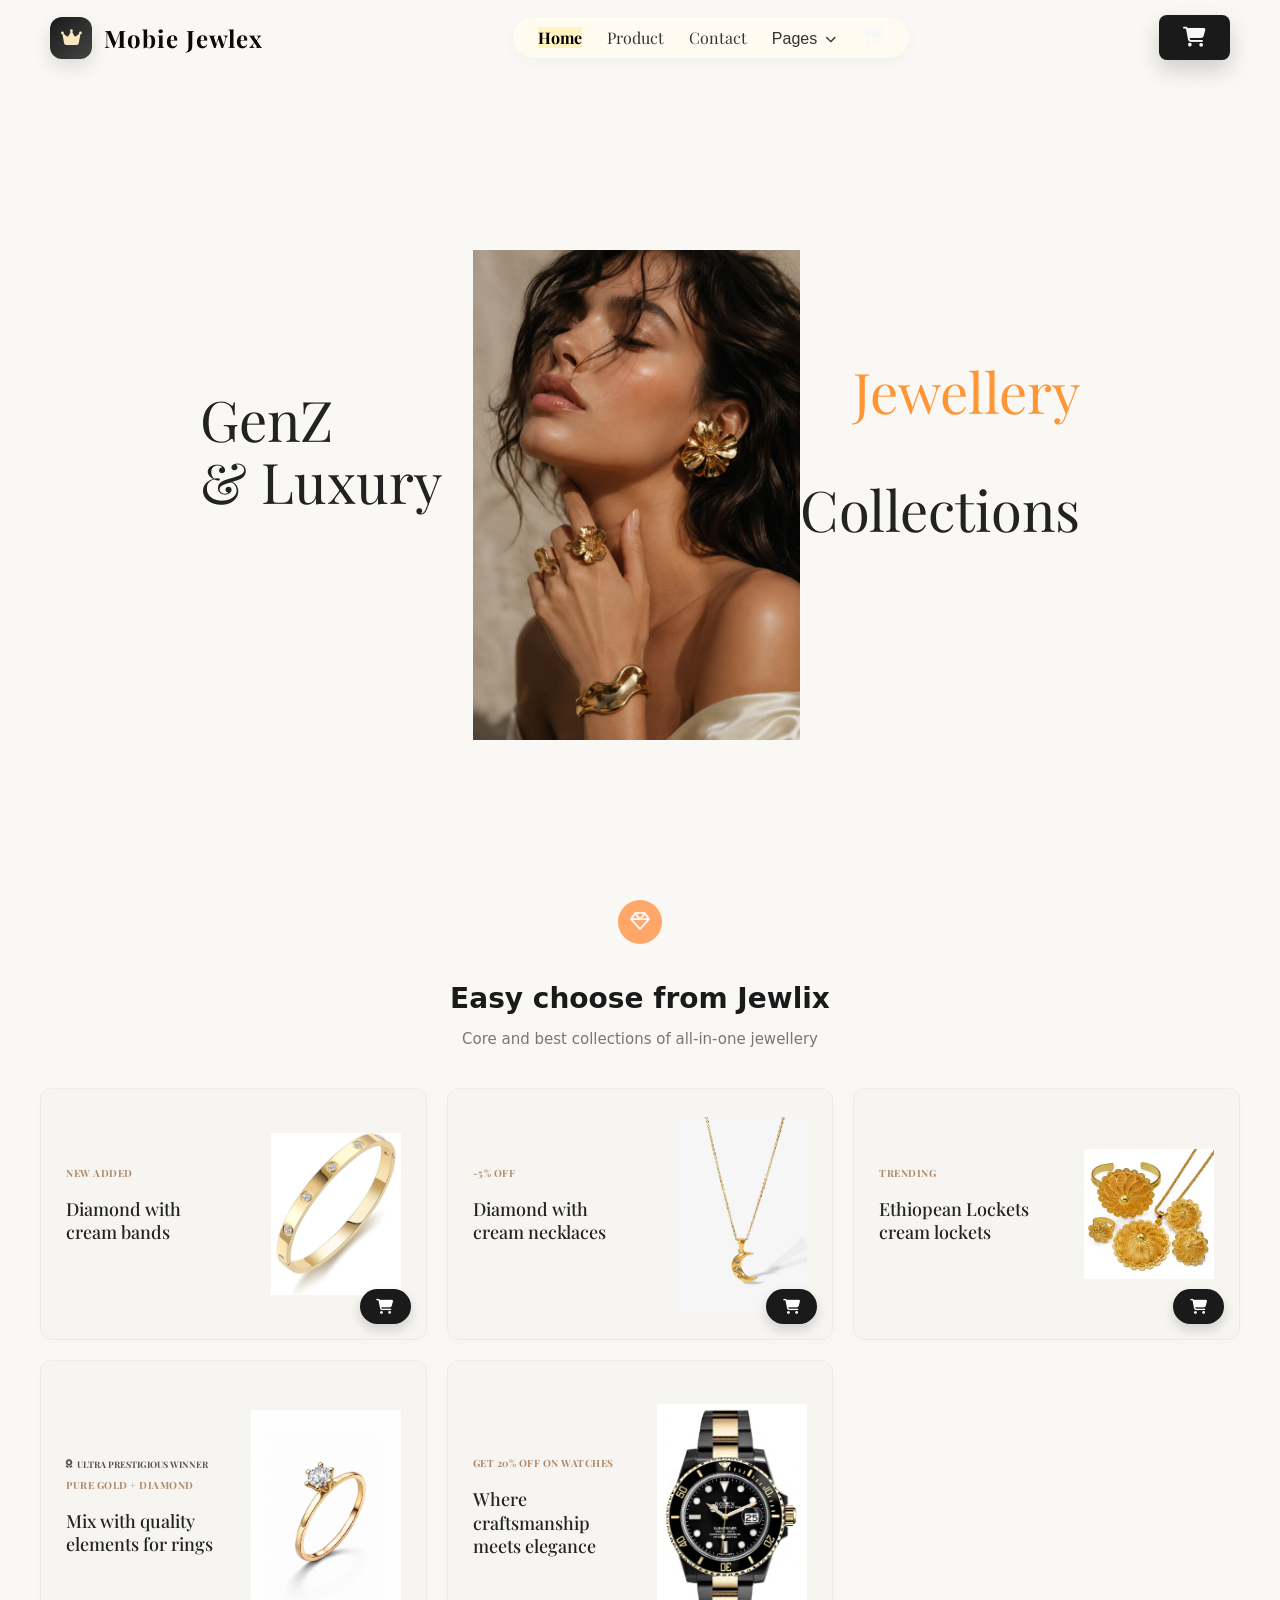
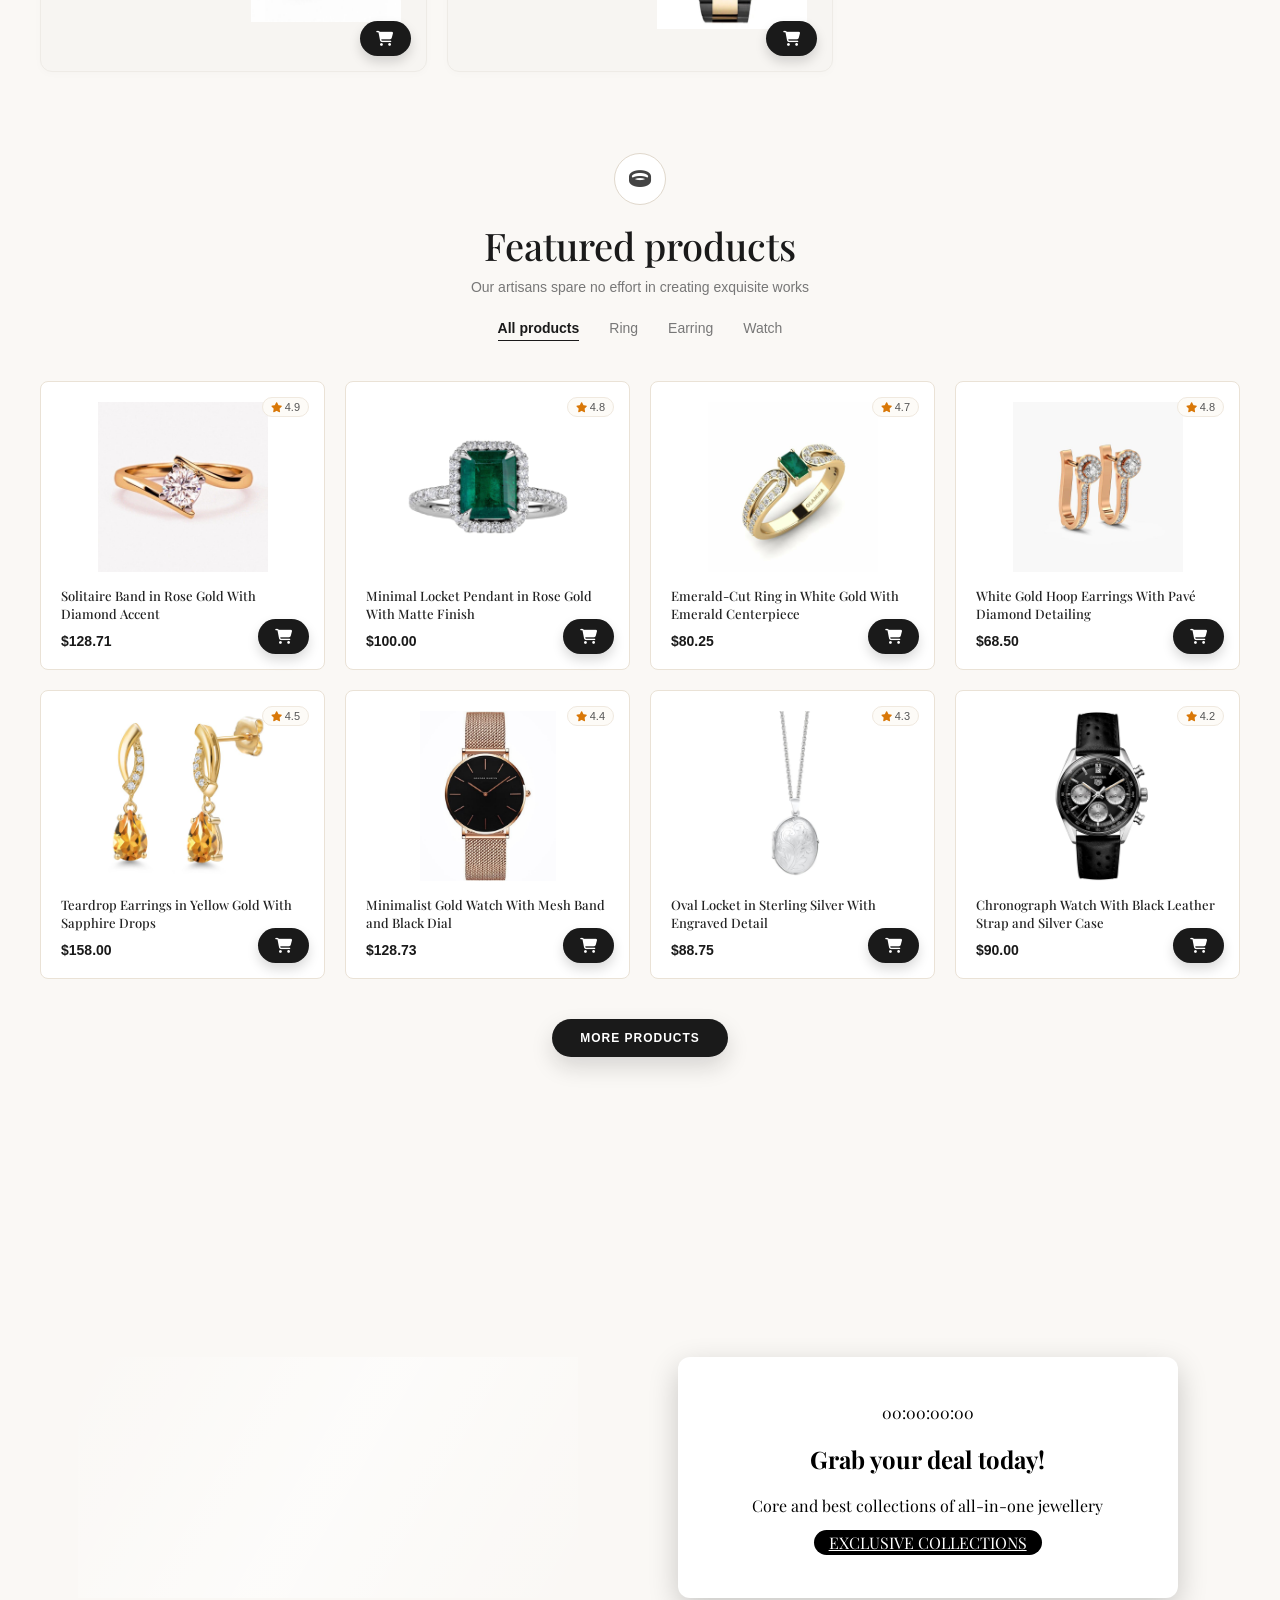
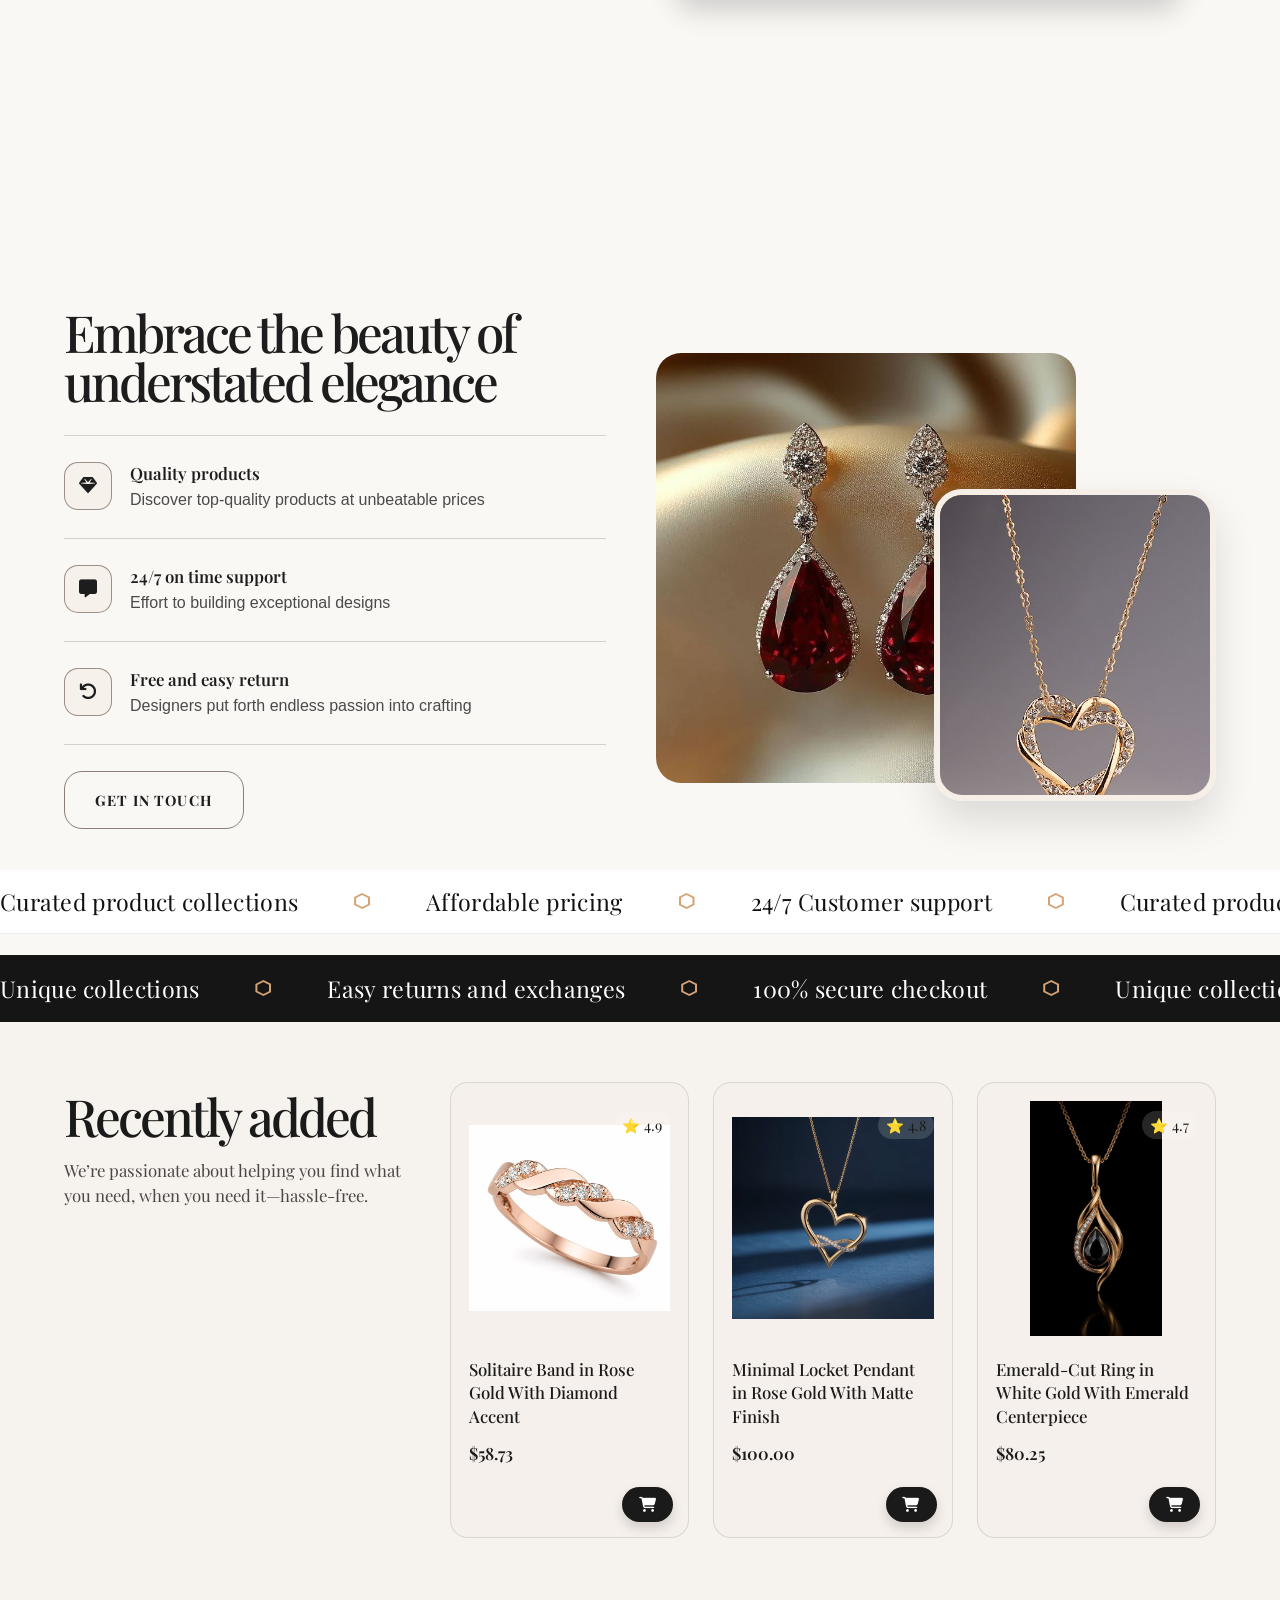
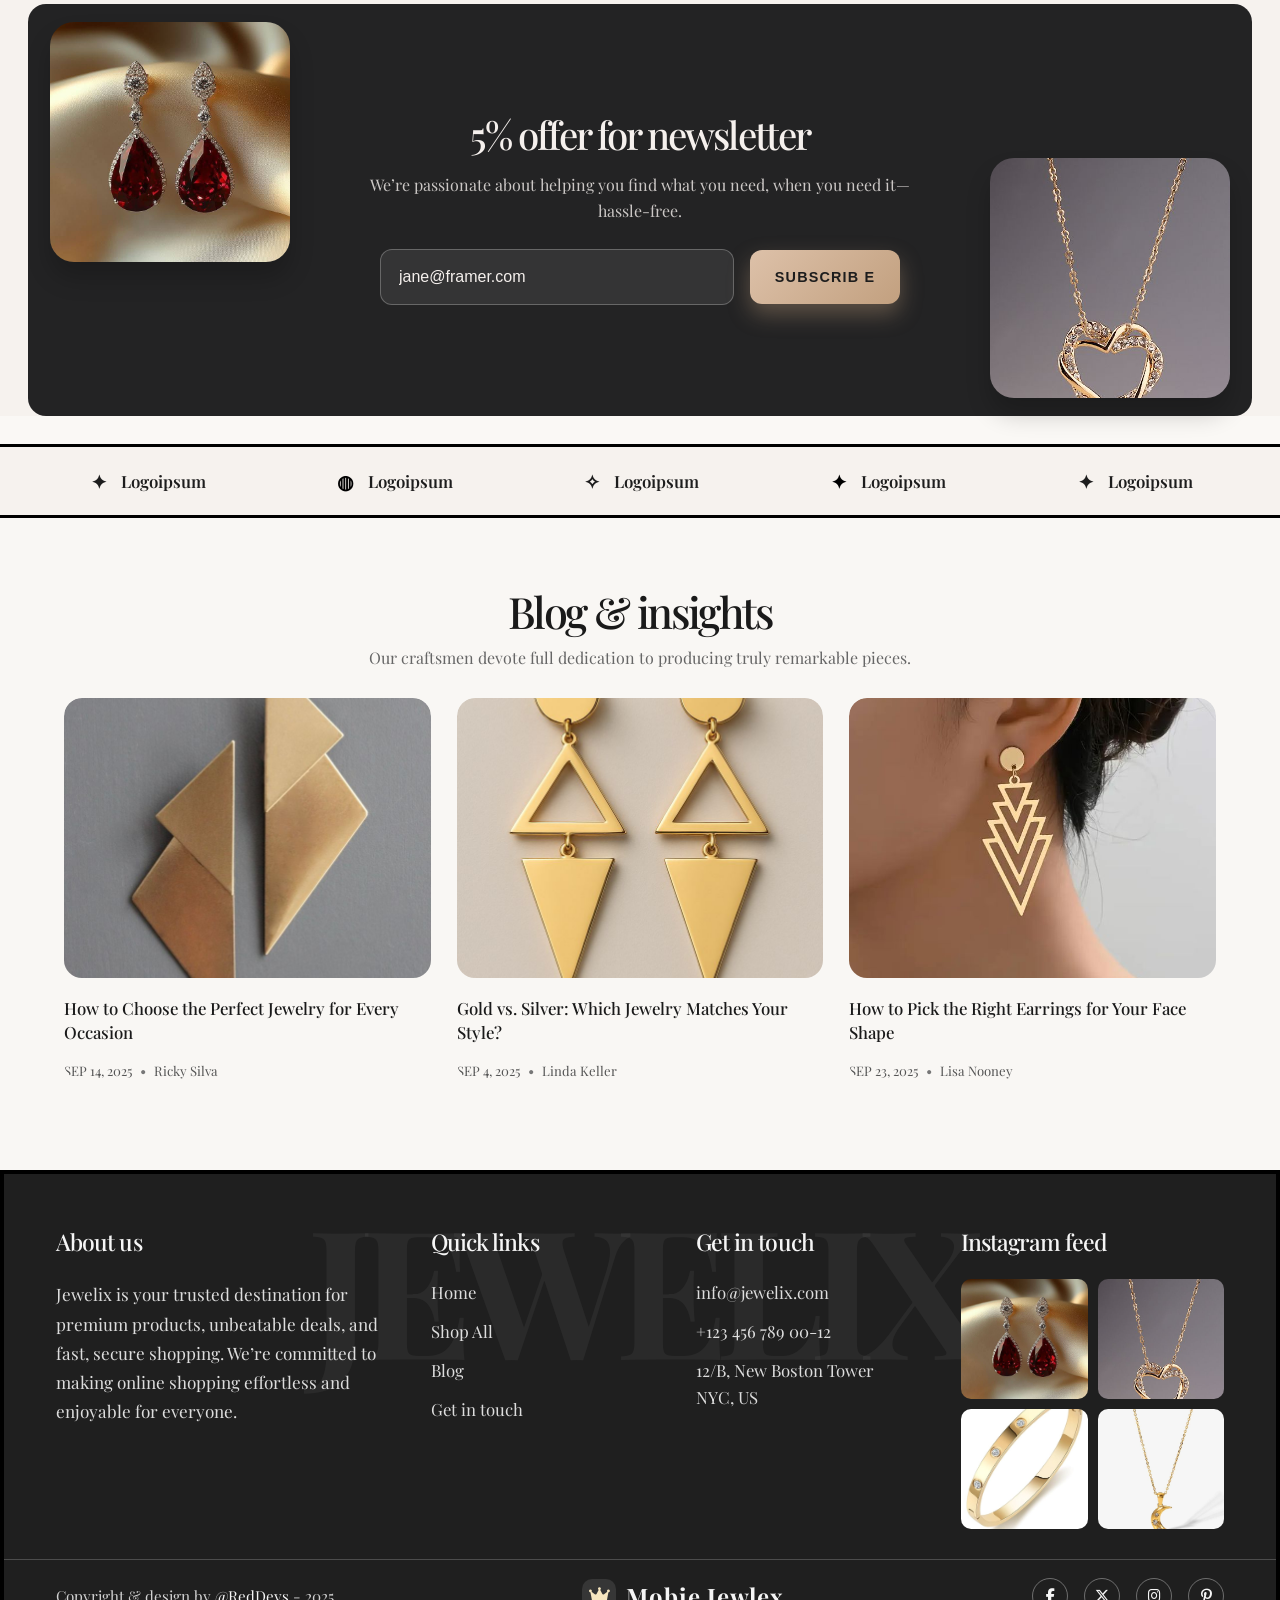
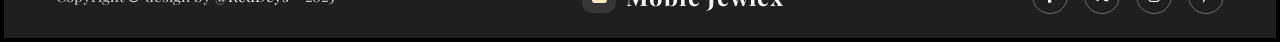
<file: index.html>
<!DOCTYPE html>
<html lang="en">
<head>
    <meta charset="UTF-8">
    <meta name="viewport" content="width=device-width, initial-scale=1.0">
    <title>Jewelry Website</title>
    <script src="index.js" defer></script>
    <link rel="stylesheet" href="index.css">
    <link rel="stylesheet" href="https://cdnjs.cloudflare.com/ajax/libs/font-awesome/6.7.2/css/all.min.css">
    <link href="https://fonts.googleapis.com/css2?family=Playfair+Display:ital,wght@0,400;0,600;1,400&display=swap" rel="stylesheet">
</head>
<body>

    <nav class="Navbar">
        <div class="logo">
            <div class="logo-mark" aria-label="Mobie Jewlex logo">
                <i class="fa-solid fa-crown"></i>
            </div>
            <h1>Mobie Jewlex</h1>
        </div>
        <ul>
            <li><a href="index.html" id="homo"><b>Home</b></a></li>
            <li><a href="product.html">Product</a></li>
            <li><a href="contact.html">Contact</a></li>
            <li class="nav-dropdown">
                <details>
                    <summary>
                        Pages
                        <i class="fa-solid fa-chevron-down"></i>
                    </summary>
                    <div class="dropdown-menu">
                        <a href="index.html">Home</a>
                        <a href="product.html">Product</a>
                        <a href="contact.html">Contact</a>
                        <a href="cart.html">Cart</a>
                        <a href="blog.html">Blog</a>
                        <a href="404.html">404</a>
                    </div>
                </details>
            </li>
            <li><a href="cart.html"><i class="fa-solid fa-cart-shopping" id="oo"></i></a></li>
        </ul>
        <a href="#" class="shop-now-btn"><i class="fa-solid fa-cart-shopping" id="oo"></i></a>
    </nav>

    <section class="hero">
        <div class="hero-title-left">
            GenZ<br>&AMP; Luxury
        </div>
        
        <div class="hero-image-container">
            <img src="image Jewelry/Jewelry1.jpg" alt="Jewelry Model" class="hero-image">
        </div>

        <div class="hero-title-right">
           <p id="pp">Jewellery</p><p>Collections</p>
        </div>

    </section>
    <section class="Jewlex-container">
        <div class="header-Jewlex">
            <i class="fa-sharp fa-regular fa-gem"></i>
            <h1>Easy choose from Jewlix</h1>
            <p>Core and best collections of all-in-one jewellery</p>
        </div>

        <secti class="Jewlex-container-1">
            
            <div class="Jewlex-card card-small">
                <div class="card-content">
                    <span class="badge">NEW ADDED</span>
                    <h3>Diamond with<br>cream bands</h3>
             <a href="product.html"><span class="collections-btn"><i class="fa-solid fa-cart-shopping"></i></span></a>

                </div>
                <div class="card-image">
                    <img src="image Jewelry/Bracelet1.jpg" alt="Diamond Bracelet">
                </div>
            </div>

            <div class="Jewlex-card card-small">
                <div class="card-content">
                    <span class="badge">-5% OFF</span>
                    <h3>Diamond with<br>cream necklaces</h3>
             <a href="product.html"><span class="collections-btn"><i class="fa-solid fa-cart-shopping"></i></span></a>

                </div>
                <div class="card-image">
                    <img src="image Jewelry/MoonNecklace.jpg" alt="Diamond Necklace">
                </div>
            </div>

            <div class="Jewlex-card card-small">
                <div class="card-content">
                    <span class="badge">TRENDING</span>
                    <h3>Ethiopean Lockets<br>cream lockets</h3>
             <a href="product.html"><span class="collections-btn"><i class="fa-solid fa-cart-shopping"></i></span></a>

                </div>
                <div class="card-image">
                    <img src="image Jewelry/EthiopeanLockets.jpg" alt="Diamond Locket">
                </div>
            </div>

            <div class="Jewlex-card card-large">
                <div class="card-content">
                    <div class="award-text">
                        <i class="fa-solid fa-award"></i> <span>ULTRA PRESTIGIOUS WINNER</span>
                    </div>
                    <span class="badge">PURE GOLD + DIAMOND</span>
                    <h3>Mix with quality<br>elements for rings</h3>
             <a href="product.html"><span class="collections-btn"><i class="fa-solid fa-cart-shopping"></i></span></a>

                </div>
                <div class="card-image">
                    <img src="image Jewelry/Ring.jpg" alt="Gold Diamond Ring">
                </div>
            </div>

             <div class="Jewlex-card card-large">
                <div class="card-content">
                    <span class="badge">GET 20% OFF ON WATCHES</span>
                    <h3>Where craftsmanship<br>meets elegance</h3>

             <a href="product.html"><span class="collections-btn"><i class="fa-solid fa-cart-shopping"></i></span></a>
                </div>
                <div class="card-image">
                    <img src="image Jewelry/Dreamwatch.jpg" alt="Luxury Watch">
                </div>
            </div>

        </div>
    </section>
    <br>
<section class="Product-container">

        <div class="Product-Header">
            <span id="uu"><i class="fa-solid fa-ring"></i></span>
            <h1>Featured products</h1>
            <p>Our artisans spare no effort in creating exquisite works</p>

            <ul class="Product-tabs">
                <li class="tab active">All products</li>
                <li class="tab">Ring</li>
                <li class="tab">Earring</li>
                <li class="tab">Watch</li>
            </ul>
        </div>

        <div class="Product-grid">

            <div class="Product-card" data-category="ring">
                <span class="rating"><i class="fa-solid fa-star"></i> 4.9</span>
                <div class="Product-image" >
                    <img src="image Jewelry/Solitaire.jpg" alt="Solitaire Band">
                </div>
                <h3>Solitaire Band in Rose Gold With Diamond Accent</h3>
                <p class="price">$128.71</p>
                <a href="product.html"><span class="collections-btn"><i class="fa-solid fa-cart-shopping"></i></span></a>

            </div>

            <div class="Product-card"data-category="ring">
                <span class="rating"><i class="fa-solid fa-star"></i> 4.8</span>
                <div class="Product-image" >
                    <img src="image Jewelry/GreenRing.jpg" alt="Minimal Locket">
                </div>
                <h3>Minimal Locket Pendant in Rose Gold With Matte Finish</h3>
                <p class="price">$100.00</p>
                <a href="product.html"><span class="collections-btn"><i class="fa-solid fa-cart-shopping"></i></span></a>

            </div>

            <div class="Product-card" data-category="ring">
                <span class="rating"><i class="fa-solid fa-star"></i> 4.7</span>
                <div class="Product-image" >
                    <img src="image Jewelry/Ring1.jpg" alt="Emerald-Cut Ring">
                </div>
                <h3>Emerald-Cut Ring in White Gold With Emerald Centerpiece</h3>
                <p class="price">$80.25</p>
                <a href="product.html"><span class="collections-btn"><i class="fa-solid fa-cart-shopping"></i></span></a>

            </div>

            <div class="Product-card" data-category="earring">
                <span class="rating"><i class="fa-solid fa-star"></i> 4.8</span>
                <div class="Product-image" >
                    <img src="image Jewelry/GoldenEar1.jpg" alt="Hoop Earrings">
                </div>
                <h3>White Gold Hoop Earrings With Pavé Diamond Detailing</h3>
                <p class="price">$68.50</p>
                <a href="product.html"><span class="collections-btn"><i class="fa-solid fa-cart-shopping"></i></span></a>

            </div>

            <div class="Product-card" data-category="earring">
                <span class="rating"><i class="fa-solid fa-star"></i> 4.5</span>
                <div class="Product-image" >
                    <img src="image Jewelry/GoldenEar.jpg" alt="Teardrop Earrings">
                </div>
                <h3>Teardrop Earrings in Yellow Gold With Sapphire Drops</h3>
                <p class="price">$158.00</p>
                <a href="product.html"><span class="collections-btn"><i class="fa-solid fa-cart-shopping"></i></span></a>

            </div>

            <div class="Product-card" data-category="watch">
                <span class="rating"><i class="fa-solid fa-star"></i> 4.4</span>
                <div class="Product-image" >
                    <img src="image Jewelry/wacth2.jpg" alt="Minimalist Gold Watch">
                </div>
                <h3>Minimalist Gold Watch With Mesh Band and Black Dial</h3>
                <p class="price">$128.73</p>
                <a href="product.html"><span class="collections-btn"><i class="fa-solid fa-cart-shopping"></i></span></a>

            </div>

            <div class="Product-card" data-category="watch">
                <span class="rating"><i class="fa-solid fa-star"></i> 4.3</span>
                <div class="Product-image" >
                    <img src="image Jewelry/silverhand.jpg" alt="Oval Locket">
                </div>
                <h3>Oval Locket in Sterling Silver With Engraved Detail</h3>
                <p class="price">$88.75</p>
                <a href="product.html"><span class="collections-btn"><i class="fa-solid fa-cart-shopping"></i></span></a>

            </div>

            <div class="Product-card" data-category="watch">
                <span class="rating"><i class="fa-solid fa-star"></i> 4.2</span>
                <div class="Product-image">
                    <img src="image Jewelry/Wacth1.jpg" alt="Chronograph Watch">
                </div>
                <h3>Chronograph Watch With Black Leather Strap and Silver Case</h3>
                <p class="price">$90.00</p>
                <a href="product.html"><span class="collections-btn"><i class="fa-solid fa-cart-shopping"></i></span></a>

            </div>

        </div>

        <div class="Product-more">
         <a href="product.html"><button>MORE PRODUCTS</button></a>
        </div>

    </section>
  <section class="promo-video-section">
    <video autoplay muted loop playsinline class="section-video">
        <source src="media/Jewellry1.mp4" type="video/mp4">
        Your browser does not support HTML5 video.
    </video>

    <div class="deal-card">
        <div class="countdown-timer">00:00:00:00</div>
        <h2>Grab your deal today!</h2>
        <p>Core and best collections of all-in-one jewellery</p>
        <a href="#" class="exclusive-btn">EXCLUSIVE COLLECTIONS</a>
    </div>
</section>
<br>
<section class="jewelry-showcase">
    <div class="showcase-text">
        <h2>Embrace the beauty of<br><span>understated elegance</span></h2>

        <div class="feature-list">
            <div class="feature">
                <div class="feature-icon"><i class="fa-solid fa-gem"></i></div>
                <div class="feature-copy">
                    <strong>Quality products</strong>
                    <p>Discover top-quality products at unbeatable prices</p>
                </div>
            </div>

            <div class="feature">
                <div class="feature-icon"><i class="fa-solid fa-message"></i></div>
                <div class="feature-copy">
                    <strong>24/7 on time support</strong>
                    <p>Effort to building exceptional designs</p>
                </div>
            </div>

            <div class="feature">
                <div class="feature-icon"><i class="fa-solid fa-arrow-rotate-left"></i></div>
                <div class="feature-copy">
                    <strong>Free and easy return</strong>
                    <p>Designers put forth endless passion into crafting</p>
                </div>
            </div>
        </div>

        <a href="contact.html" class="cta-btn">GET IN TOUCH</a>
    </div>

    <div class="showcase-visual">
        <div class="showcase-image-stack">
            <img src="image Jewelry/daimonEar.jpg" alt="Gold chain" id="image1">
            <img src="image Jewelry/nickness.jpg" alt="Gold bracelet" id="image2">
        </div>

</section>
<br>
  <div class="marquee-wrapper theme-light">
    <div class="marquee-track">
      <span class="marquee-text">Curated product collections</span> <span class="divider-icon"></span>
      <span class="marquee-text">Affordable pricing</span> <span class="divider-icon"></span>
      <span class="marquee-text">24/7 Customer support</span> <span class="divider-icon"></span>
      
      <span class="marquee-text">Curated product collections</span> <span class="divider-icon"></span>
      <span class="marquee-text">Affordable pricing</span> <span class="divider-icon"></span>
      <span class="marquee-text">24/7 Customer support</span> <span class="divider-icon"></span>
    </div>
  </div>

  <br>

  <div class="marquee-wrapper theme-dark">
    <div class="marquee-track">
      <span class="marquee-text">Unique collections</span> <span class="divider-icon"></span>
      <span class="marquee-text">Easy returns and exchanges</span> <span class="divider-icon"></span>
      <span class="marquee-text">100% secure checkout</span> <span class="divider-icon"></span>
      
      <span class="marquee-text">Unique collections</span> <span class="divider-icon"></span>
      <span class="marquee-text">Easy returns and exchanges</span> <span class="divider-icon"></span>
      <span class="marquee-text">100% secure checkout</span> <span class="divider-icon"></span>
    </div>
  </div>
<section class="recently-showcase">
    <div class="showcase-left">
        <h2>Recently added</h2>
        <p>We’re passionate about helping you find what you need, when you need it—hassle-free.</p>
    </div>

    <div class="showcase-right">
        <div class="product-card">
            <img src="image Jewelry/Ring2.jpg" alt="Solitaire Band">
            <h3>Solitaire Band in Rose Gold With Diamond Accent</h3>
            <p class="price">$58.73</p>
            <p class="rating">⭐ 4.9</p>
            <a href="product.html"><span class="collections-btn"><i class="fa-solid fa-cart-shopping"></i></span></a>

        </div>

        <div class="product-card">
            <img src="image Jewelry/nickness3.jpg" alt="Minimal Locket Pendant">
            <h3>Minimal Locket Pendant in Rose Gold With Matte Finish</h3>
            <p class="price">$100.00</p>
            <p class="rating">⭐ 4.8</p>
            <a href="product.html"><span class="collections-btn"><i class="fa-solid fa-cart-shopping"></i></span></a>

        </div>

        <div class="product-card">
            <img src="image Jewelry/nickness2.jpg" alt="Emerald-Cut Ring">
            <h3>Emerald-Cut Ring in White Gold With Emerald Centerpiece</h3>
            <p class="price">$80.25</p>
            <p class="rating">⭐ 4.7</p>
            <a href="product.html"><span class="collections-btn"><i class="fa-solid fa-cart-shopping"></i></span></a>

        </div>
    </div>
</section>

<section class="newsletter-section">
    <div class="newsletter-panel">
        <div class="newsletter-image left-image">
            <img src="image Jewelry/daimonEar.jpg" alt="Jewelry model">
        </div>

        <div class="newsletter-content">
            <h2>5% <span>offer for newsletter</span></h2>
            <p>We’re passionate about helping you find what you need, when you need it—hassle-free.</p>

            <form class="newsletter-form">
                <input type="email" value="jane@framer.com" aria-label="Email address">
                <button type="submit">SUBSCRIB E</button>
            </form>
        </div>

        <div class="newsletter-image right-image">
            <img src="image Jewelry/nickness.jpg" alt="Jewelry detail">
        </div>
    </div>
</section>

<section class="brand-strip">
    <div class="brand-item">
        <span class="brand-mark">✦</span>
        <span>Logoipsum</span>
    </div>
    <div class="brand-item">
        <span class="brand-mark brand-mark-dark">◍</span>
        <span>Logoipsum</span>
    </div>
    <div class="brand-item">
        <span class="brand-mark">✧</span>
        <span>Logoipsum</span>
    </div>
    <div class="brand-item">
        <span class="brand-mark brand-mark-dark">✦</span>
        <span>Logoipsum</span>
    </div>
    <div class="brand-item">
        <span class="brand-mark">✦</span>
        <span>Logoipsum</span>
    </div>
</section>

<section class="blog-section">
    <div class="blog-header">
        <h2>Blog &amp; insights</h2>
        <p>Our craftsmen devote full dedication to producing truly remarkable pieces.</p>
    </div>

    <div class="blog-grid">
        <article class="blog-card">
            <img src="image Jewelry/EarRing2.jpeg" alt="Jewelry close-up">
            <h3>How to Choose the Perfect Jewelry for Every Occasion</h3>
            <div class="blog-meta">
                <span>SEP 14, 2025</span>
                <span class="meta-separator">•</span>
                <span>Ricky Silva</span>
            </div>
        </article>

        <article class="blog-card">
            <img src="image Jewelry/EarRing!.jpg" alt="Woman wearing jewelry">
            <h3>Gold vs. Silver: Which Jewelry Matches Your Style?</h3>
            <div class="blog-meta">
                <span>SEP 4, 2025</span>
                <span class="meta-separator">•</span>
                <span>Linda Keller</span>
            </div>
        </article>

        <article class="blog-card">
            <img src="image Jewelry/EarRing.jpg" alt="Woman with earrings">
            <h3>How to Pick the Right Earrings for Your Face Shape</h3>
            <div class="blog-meta">
                <span>SEP 23, 2025</span>
                <span class="meta-separator">•</span>
                <span>Lisa Nooney</span>
            </div>
        </article>
    </div>
</section>

<footer class="site-footer">
    <div class="footer-top">
        <div class="footer-col about-col">
            <h3>About us</h3>
            <p>Jewelix is your trusted destination for premium products, unbeatable deals, and fast, secure shopping. We’re committed to making online shopping effortless and enjoyable for everyone.</p>
        </div>

        <div class="footer-col links-col">
            <h3>Quick links</h3>
            <ul>
                <li><a href="index.html">Home</a></li>
                <li><a href="product.html">Shop All</a></li>
                <li><a href="#">Blog</a></li>
                <li><a href="contact.html">Get in touch</a></li>
            </ul>
        </div>

        <div class="footer-col contact-col">
            <h3>Get in touch</h3>
            <ul>
                <li><a href="mailto:info@jewelix.com">info@jewelix.com</a></li>
                <li><a href="tel:+1234567890012">+123 456 789 00-12</a></li>
                <li>12/B, New Boston Tower<br>NYC, US</li>
            </ul>
        </div>

        <div class="footer-col insta-col">
            <h3>Instagram feed</h3>
            <div class="insta-grid">
                <img src="image Jewelry/daimonEar.jpg" alt="Instagram post 1">
                <img src="image Jewelry/nickness.jpg" alt="Instagram post 2">
                <img src="image Jewelry/Bracelet1.jpg" alt="Instagram post 3">
                <img src="image Jewelry/MoonNecklace.jpg" alt="Instagram post 4">
            </div>
        </div>
    </div>

    <div class="footer-bottom">
        <div class="copyright">Copyright &amp; design by <span>@RedDeys</span> - 2025</div>

        <div class="footer-brand">
            <div class="logo">
                <div class="logo-mark" aria-label="Mobie Jewlex logo">
                    <i class="fa-solid fa-crown"></i>
                </div>
                <h1>Mobie Jewlex</h1>
            </div>
        </div>

        <div class="socials">
            <a href="https://www.facebook.com/" aria-label="Facebook"><i class="fa-brands fa-facebook-f"></i></a>
            <a href="https://x.com/" aria-label="X"><i class="fa-brands fa-x-twitter"></i></a>
            <a href="https://www.instagram.com/?hl=en" aria-label="Instagram"><i class="fa-brands fa-instagram"></i></a>
            <a href="https://www.pinterest.com/" aria-label="Pinterest"><i class="fa-brands fa-pinterest-p"></i></a>
        </div>
    </div>
</footer>

</body>
</html>
</file>
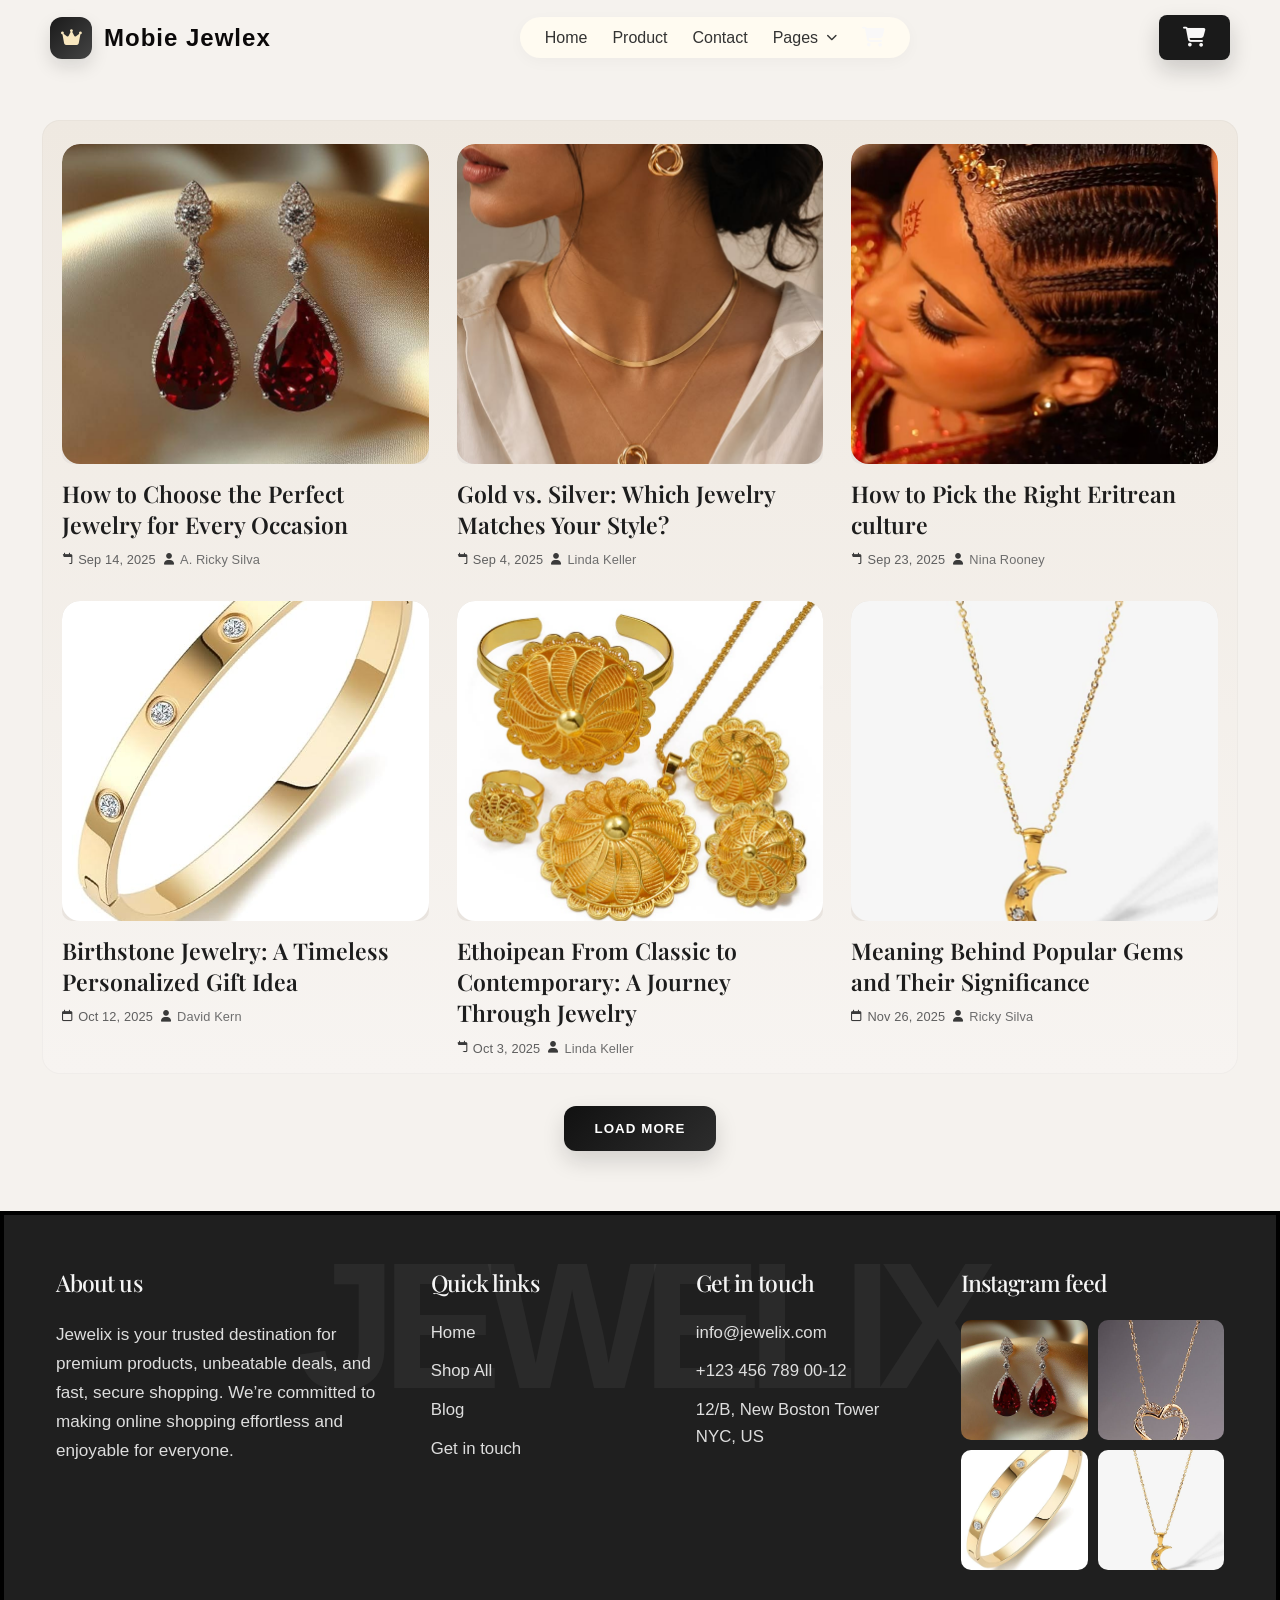
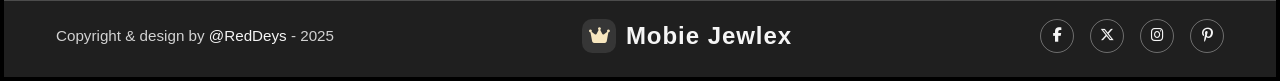
<file: blog.html>
<!DOCTYPE html>
<html lang="en">
<head>
    <meta charset="UTF-8">
    <meta name="viewport" content="width=device-width, initial-scale=1.0">
    <title>Blog - Mobie Jewlex</title>
    <link rel="stylesheet" href="https://cdnjs.cloudflare.com/ajax/libs/font-awesome/6.7.2/css/all.min.css">
    <link href="https://fonts.googleapis.com/css2?family=Playfair+Display:wght@400;500;600;700&display=swap" rel="stylesheet">
    <link rel="stylesheet" href="index.css">
    <link rel="stylesheet" href="blog.css">
    <script src="blog.js" defer></script>
</head>
<body>
    <nav class="Navbar">
        <div class="logo">
            <div class="logo-mark" aria-label="Mobie Jewlex logo">
                <i class="fa-solid fa-crown"></i>
            </div>
            <h1>Mobie Jewlex</h1>
        </div>
        <ul>
            <li><a href="index.html">Home</a></li>
            <li><a href="product.html">Product</a></li>
            <li><a href="contact.html">Contact</a></li>
            <li class="nav-dropdown">
                <details>
                    <summary>
                        Pages
                        <i class="fa-solid fa-chevron-down"></i>
                    </summary>
                    <div class="dropdown-menu">
                        <a href="index.html">Home</a>
                        <a href="product.html">Product</a>
                        <a href="contact.html">Contact</a>
                        <a href="cart.html">Cart</a>
                        <a href="blog.html">Blog</a>
                        <a href="404.html">404</a>
                    </div>
                </details>
            </li>
            <li><a href="cart.html"><i class="fa-solid fa-cart-shopping" id="oo"></i></a></li>
        </ul>
        <a href="product.html" class="shop-now-btn"><i class="fa-solid fa-cart-shopping" id="oo"></i></a>
    </nav>

    <main class="blog-page">
        <section class="blog-grid">
            <article class="blog-card">
                <div class="blog-card__image">
                    <img src="image Jewelry/daimonEar.jpg" alt="Jewelry close-up">
                </div>
                <div class="blog-card__content">
                    <h2 class="blog-card__title">How to Choose the Perfect Jewelry for Every Occasion</h2>
                    <div class="blog-card__meta">
                        <span><i class="fa-regular fa-calendar"></i> Sep 14, 2025</span>
                        <span class="author"><i class="fa-solid fa-user"></i> A. Ricky Silva</span>
                    </div>
                </div>
            </article>

            <article class="blog-card">
                <div class="blog-card__image">
                    <img src="image Jewelry/Golden.jpg" alt="Woman wearing jewelry">
                </div>
                <div class="blog-card__content">
                    <h2 class="blog-card__title">Gold vs. Silver: Which Jewelry Matches Your Style?</h2>
                    <div class="blog-card__meta">
                        <span><i class="fa-regular fa-calendar"></i> Sep 4, 2025</span>
                        <span class="author"><i class="fa-solid fa-user"></i> Linda Keller</span>
                    </div>
                </div>
            </article>

            <article class="blog-card">
                <div class="blog-card__image">
                    <img src="image Jewelry/Eritrean.jpg" alt="Bride with veil and earrings">
                </div>
                <div class="blog-card__content">
                    <h2 class="blog-card__title">How to Pick the Right Eritrean culture</h2>
                    <div class="blog-card__meta">
                        <span><i class="fa-regular fa-calendar"></i> Sep 23, 2025</span>
                        <span class="author"><i class="fa-solid fa-user"></i> Nina Rooney</span>
                    </div>
                </div>
            </article>

            <article class="blog-card">
                <div class="blog-card__image">
                    <img src="image Jewelry/Bracelet1.jpg" alt="Hands with bracelets and rings">
                </div>
                <div class="blog-card__content">
                    <h2 class="blog-card__title">Birthstone Jewelry: A Timeless Personalized Gift Idea</h2>
                    <div class="blog-card__meta">
                        <span><i class="fa-regular fa-calendar"></i> Oct 12, 2025</span>
                        <span class="author"><i class="fa-solid fa-user"></i> David Kern</span>
                    </div>
                </div>
            </article>

            <article class="blog-card">
                <div class="blog-card__image">
                    <img src="image Jewelry/EthiopeanLockets.jpg" alt="Woman with rings and denim">
                </div>
                <div class="blog-card__content">
                    <h2 class="blog-card__title">Ethoipean From Classic to Contemporary: A Journey Through Jewelry</h2>
                    <div class="blog-card__meta">
                        <span><i class="fa-regular fa-calendar"></i> Oct 3, 2025</span>
                        <span class="author"><i class="fa-solid fa-user"></i> Linda Keller</span>
                    </div>
                </div>
            </article>

            <article class="blog-card">
                <div class="blog-card__image">
                    <img src="image Jewelry/MoonNecklace.jpg" alt="Necklace and jewelry styling">
                </div>
                <div class="blog-card__content">
                    <h2 class="blog-card__title">Meaning Behind Popular Gems and Their Significance</h2>
                    <div class="blog-card__meta">
                        <span><i class="fa-regular fa-calendar"></i> Nov 26, 2025</span>
                        <span class="author"><i class="fa-solid fa-user"></i> Ricky Silva</span>
                    </div>
                </div>
            </article>

            <article class="blog-card hidden">
                <div class="blog-card__image">
                    <img src="image Jewelry/EarPods.jpg" alt="Close-up of earrings">
                </div>
                <div class="blog-card__content">
                    <h2 class="blog-card__title">Why Minimal Jewelry Is the New Luxury Statement</h2>
                    <div class="blog-card__meta">
                        <span><i class="fa-regular fa-calendar"></i> Dec 1, 2025</span>
                        <span class="author"><i class="fa-solid fa-user"></i> Emma Brooks</span>
                    </div>
                </div>
            </article>

            <article class="blog-card hidden">
                <div class="blog-card__image">
                    <img src="image Jewelry/Ring2.jpg" alt="Elegant ring close-up">
                </div>
                <div class="blog-card__content">
                    <h2 class="blog-card__title">The Art of Layering Rings Without Overdoing It</h2>
                    <div class="blog-card__meta">
                        <span><i class="fa-regular fa-calendar"></i> Dec 8, 2025</span>
                        <span class="author"><i class="fa-solid fa-user"></i> Zoe Martin</span>
                    </div>
                </div>
            </article>

            <article class="blog-card hidden">
                <div class="blog-card__image">
                    <img src="image Jewelry/EarHadephone.jpg" alt="Jewelry styling with warm tones">
                </div>
                <div class="blog-card__content">
                    <h2 class="blog-card__title">Jewelry Trends to Watch for the Upcoming Season</h2>
                    <div class="blog-card__meta">
                        <span><i class="fa-regular fa-calendar"></i> Dec 19, 2025</span>
                        <span class="author"><i class="fa-solid fa-user"></i> Sofia Lee</span>
                    </div>
                </div>
            </article>
        </section>

        <div class="blog-more">
            <button type="button">Load more</button>
        </div>
    </main>

    <footer class="site-footer">
        <div class="footer-top">
            <div class="footer-col about-col">
                <h3>About us</h3>
                <p>Jewelix is your trusted destination for premium products, unbeatable deals, and fast, secure shopping. We’re committed to making online shopping effortless and enjoyable for everyone.</p>
            </div>

            <div class="footer-col links-col">
                <h3>Quick links</h3>
                <ul>
                    <li><a href="index.html">Home</a></li>
                    <li><a href="product.html">Shop All</a></li>
                    <li><a href="blog.html">Blog</a></li>
                    <li><a href="contact.html">Get in touch</a></li>
                </ul>
            </div>

            <div class="footer-col contact-col">
                <h3>Get in touch</h3>
                <ul>
                    <li><a href="mailto:info@jewelix.com">info@jewelix.com</a></li>
                    <li><a href="tel:+1234567890012">+123 456 789 00-12</a></li>
                    <li>12/B, New Boston Tower<br>NYC, US</li>
                </ul>
            </div>

            <div class="footer-col insta-col">
                <h3>Instagram feed</h3>
                <div class="insta-grid">
                    <img src="image Jewelry/daimonEar.jpg" alt="Instagram post 1">
                    <img src="image Jewelry/nickness.jpg" alt="Instagram post 2">
                    <img src="image Jewelry/Bracelet1.jpg" alt="Instagram post 3">
                    <img src="image Jewelry/MoonNecklace.jpg" alt="Instagram post 4">
                </div>
            </div>
        </div>

        <div class="footer-bottom">
            <div class="copyright">Copyright &amp; design by <span>@RedDeys</span> - 2025</div>

            <div class="footer-brand">
                <div class="logo">
                    <div class="logo-mark" aria-label="Mobie Jewlex logo">
                        <i class="fa-solid fa-crown"></i>
                    </div>
                    <h1>Mobie Jewlex</h1>
                </div>
            </div>

            <div class="socials">
                <a href="https://www.facebook.com/" aria-label="Facebook"><i class="fa-brands fa-facebook-f"></i></a>
                <a href="https://x.com/" aria-label="X"><i class="fa-brands fa-x-twitter"></i></a>
                <a href="https://www.instagram.com/?hl=en" aria-label="Instagram"><i class="fa-brands fa-instagram"></i></a>
                <a href="https://www.pinterest.com/" aria-label="Pinterest"><i class="fa-brands fa-pinterest-p"></i></a>
            </div>
        </div>
    </footer>
</body>
</html>
</file>
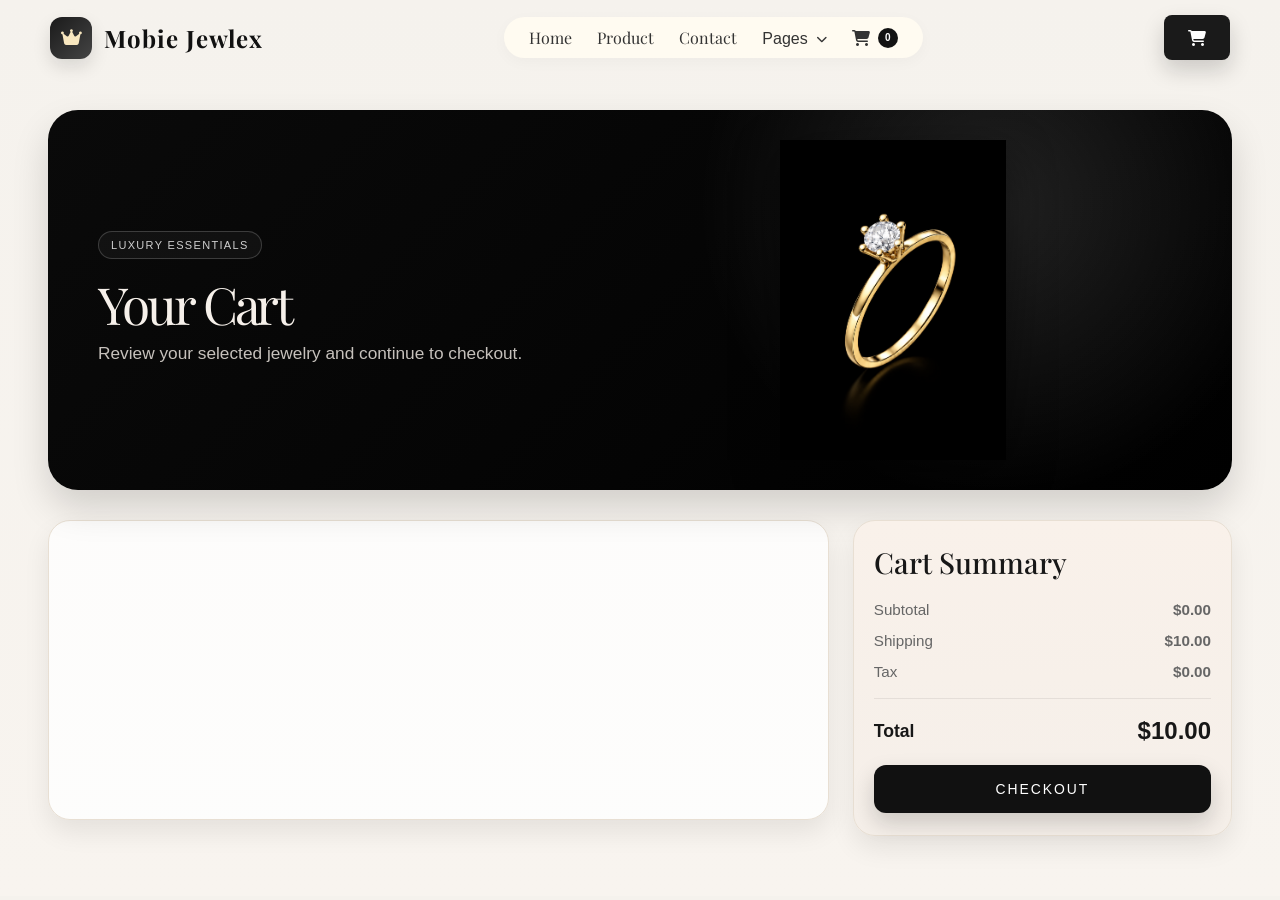
<file: cart.html>
<!DOCTYPE html>
<html lang="en">
<head>
    <meta charset="UTF-8">
    <meta name="viewport" content="width=device-width, initial-scale=1.0">

    <title>Cart - Jewelry</title>

    <link rel="stylesheet"
          href="https://cdnjs.cloudflare.com/ajax/libs/font-awesome/6.7.2/css/all.min.css">

    <link href="https://fonts.googleapis.com/css2?family=Playfair+Display:wght@400;500;600&display=swap"
          rel="stylesheet">

    <link rel="stylesheet" href="cart.css">
    <script src="cart.js" defer></script>
</head>

<body>

    <nav class="Navbar">

        <div class="logo">
            <div class="logo-mark" aria-label="Mobie Jewlex logo">
                <i class="fa-solid fa-crown"></i>
            </div>
            <h1>Mobie Jewlex</h1>
        </div>

        <ul>
            <li><a href="index.html">Home</a></li>
            <li><a href="product.html">Product</a></li>
            <li><a href="contact.html">Contact</a></li>
            <li class="nav-dropdown">
                <details>
                    <summary>
                        Pages
                        <i class="fa-solid fa-chevron-down"></i>
                    </summary>
                    <div class="dropdown-menu">
                        <a href="index.html">Home</a>
                        <a href="product.html">Product</a>
                        <a href="contact.html">Contact</a>
                        <a href="cart.html">Cart</a>
                        <a href="blog.html">Blog</a>
                        <a href="404.html">404</a>
                    </div>
                </details>
            </li>

            <li>
                <a href="cart.html" class="cart-link">
                    <i class="fa-solid fa-cart-shopping"></i>

                    <span id="cart-count">0</span>
                </a>
            </li>
        </ul>

        <a href="product.html" class="shop-now-btn">
            <i class="fa-solid fa-cart-shopping"></i>
        </a>

    </nav>


    <main class="cart-page">

        <section class="cart-hero">

            <div class="cart-hero-content">

                <span class="eyebrow">
                    Luxury Essentials
                </span>
                <h1>Your Cart</h1>
                <p>Review your selected jewelry and continue to checkout.</p>

            </div>

            <div class="cart-hero-image">
                <img src="image Jewelry/chatgpt.jpg" alt="Jewelry hero image">
            </div>

        </section>


        <section class="cart-layout">


            <div class="cart-items-panel">

                <div id="cart-list" class="cart-list">
                </div>

            </div>


            <aside class="cart-summary">

                <h2>Cart Summary</h2>

                <div class="summary-row">
                    <span>Subtotal</span>
                    <strong id="cart-subtotal">$0.00</strong>
                </div>

                <div class="summary-row">
                    <span>Shipping</span>
                    <strong id="cart-shipping">Free</strong>
                </div>

                <div class="summary-row">
                    <span>Tax</span>
                    <strong id="cart-tax">$0.00</strong>
                </div>

                <div class="summary-total">
                    <span>Total</span>
                    <span id="cart-total">$0.00</span>
                </div>

                <button id="checkout-btn" class="checkout-btn">
                    CHECKOUT
                </button>

            </aside>

        </section>

    </main>

</body>
</html>
</file>
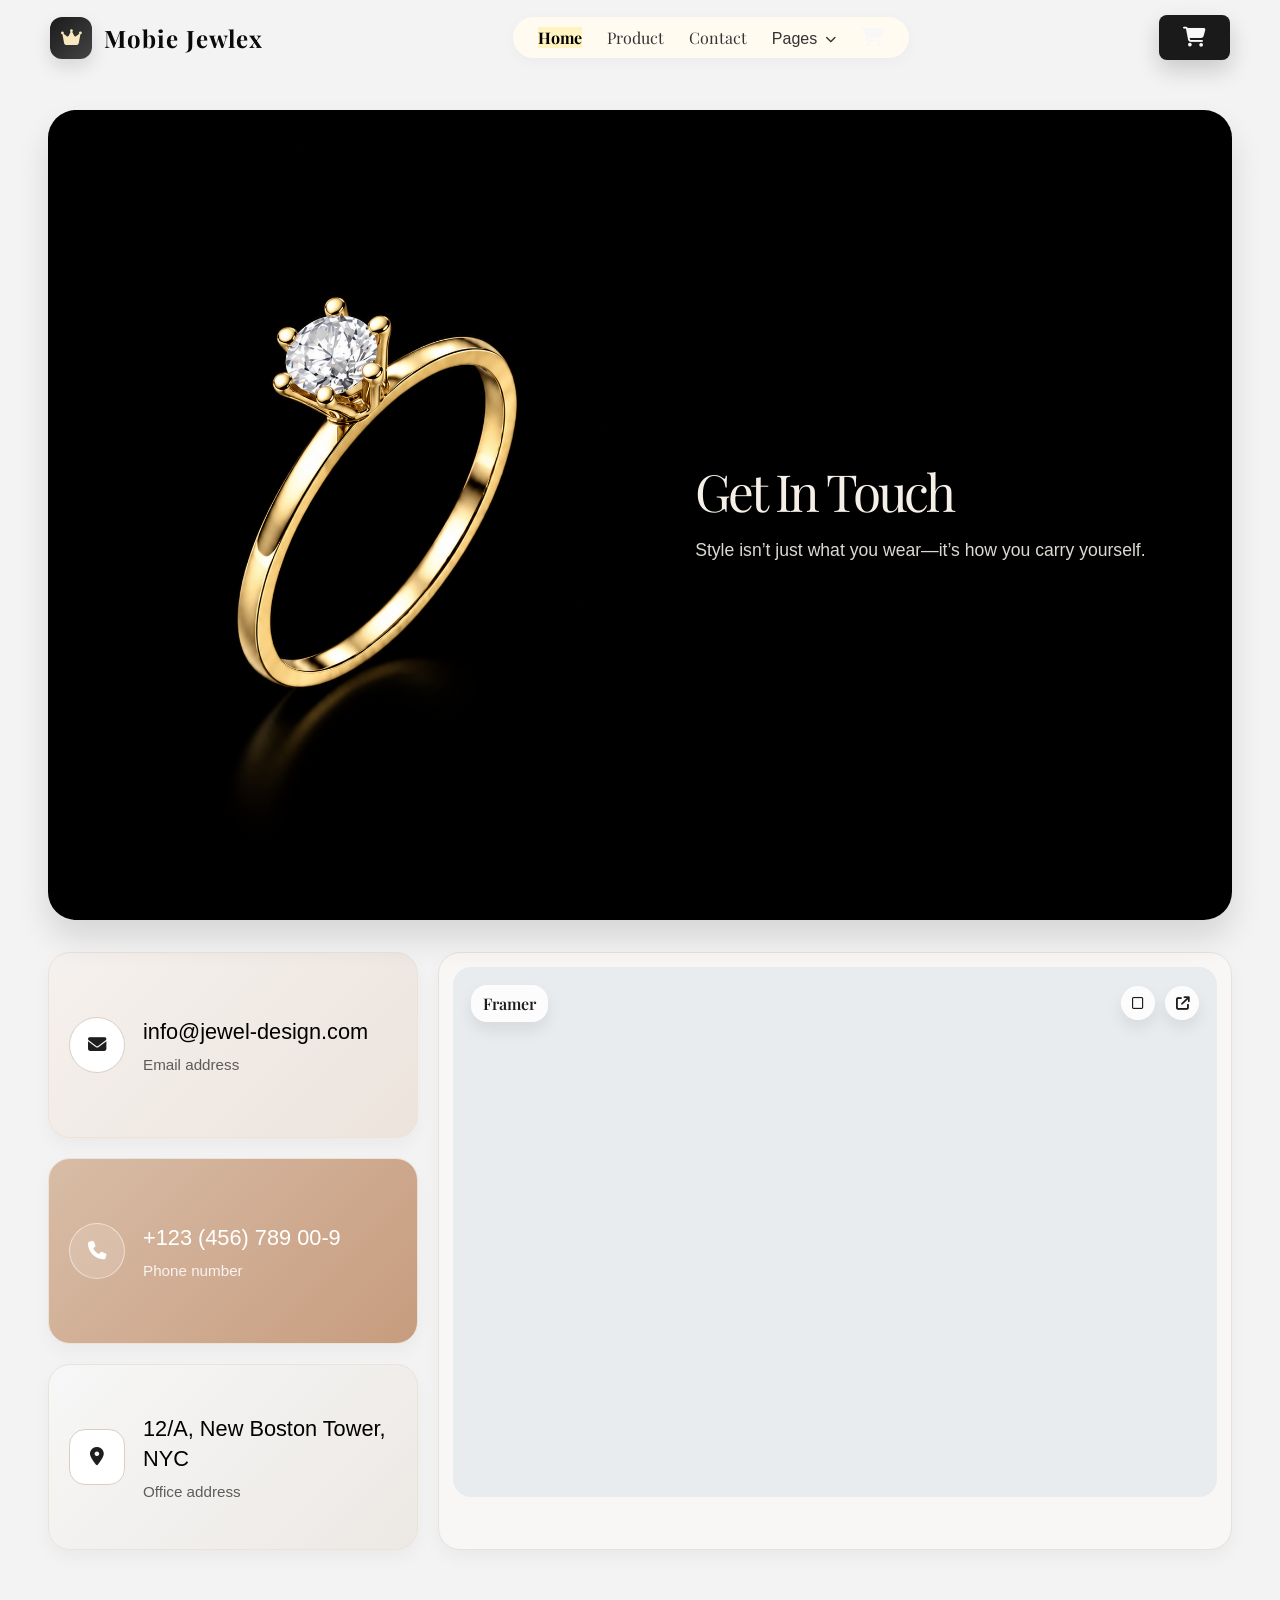
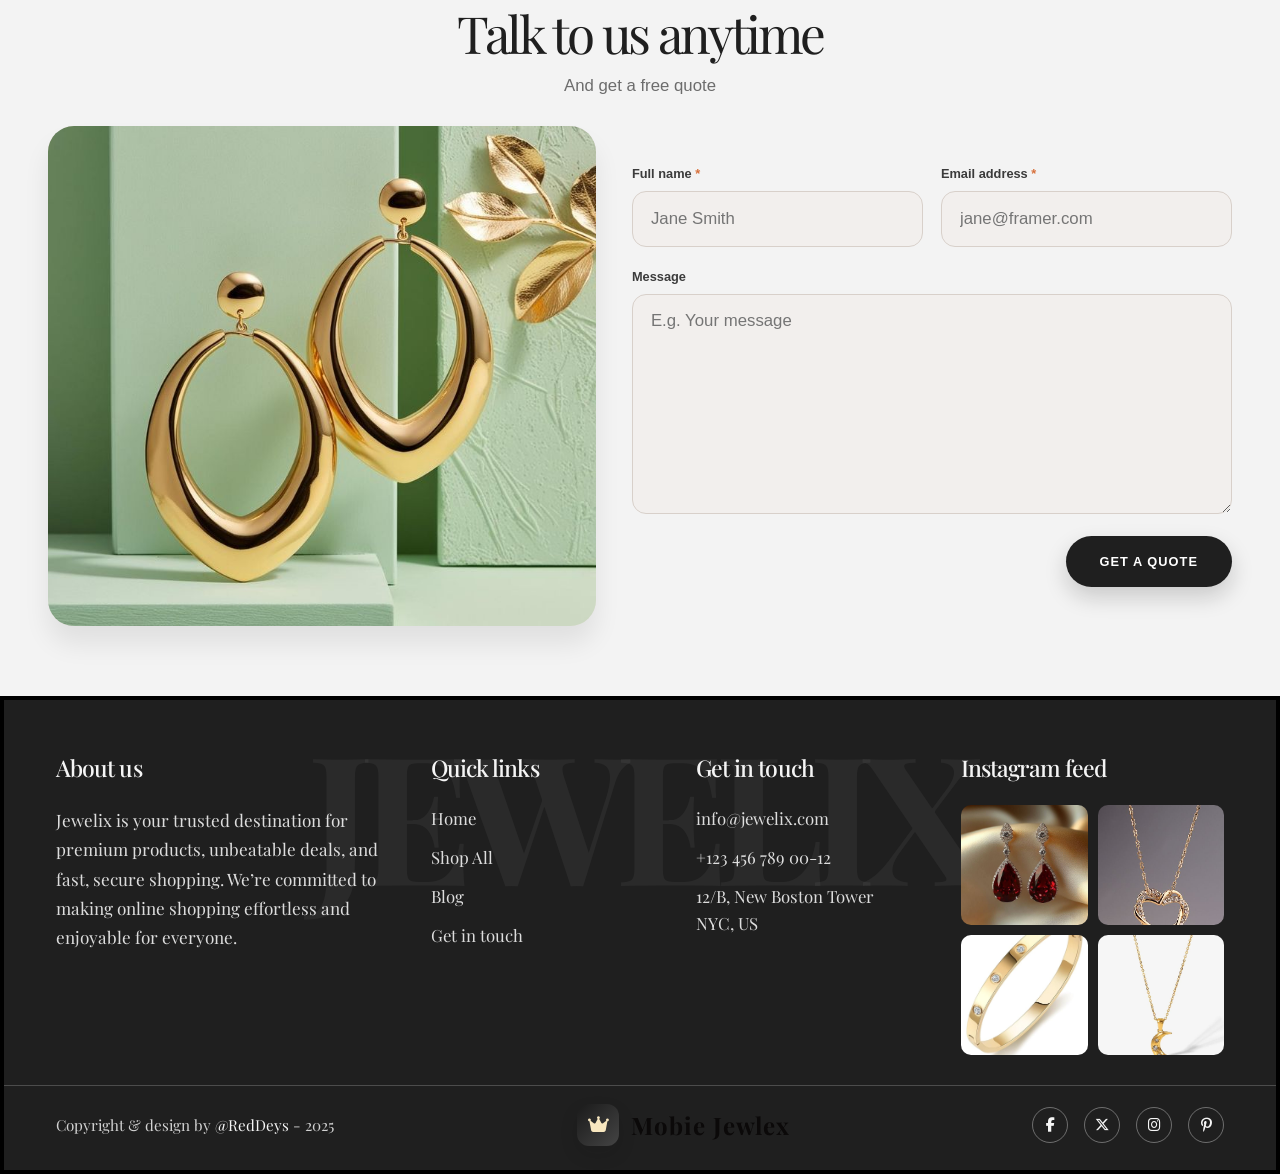
<file: contact.html>
<!DOCTYPE html>
<html lang="en">
<head>
    <meta charset="UTF-8">
    <meta name="viewport" content="width=device-width, initial-scale=1.0">
    <title>Contact us</title>
    <link rel="stylesheet" href="https://cdnjs.cloudflare.com/ajax/libs/font-awesome/6.7.2/css/all.min.css">
    <link rel="preconnect" href="https://fonts.googleapis.com">
    <link rel="preconnect" href="https://fonts.gstatic.com" crossorigin>
    <link href="https://fonts.googleapis.com/css2?family=Playfair+Display:ital,wght@0,400;0,600;1,400&display=swap" rel="stylesheet">
    <link rel="stylesheet" href="contact.css">
    <script src="contact.js" defer></script>
</head>
<body>

    <nav class="Navbar">
        <div class="logo">
            <div class="logo-mark" aria-label="Mobie Jewlex logo">
                <i class="fa-solid fa-crown"></i>
            </div>
            <h1>Mobie Jewlex</h1>
        </div>
        <ul>
            <li><a href="index.html" id="homo"><b>Home</b></a></li>
            <li><a href="product.html">Product</a></li>
            <li><a href="contact.html">Contact</a></li>
            <li class="nav-dropdown">
                <details>
                    <summary>
                        Pages
                        <i class="fa-solid fa-chevron-down"></i>
                    </summary>
                    <div class="dropdown-menu">
                        <a href="index.html">Home</a>
                        <a href="product.html">Product</a>
                        <a href="contact.html">Contact</a>
                        <a href="cart.html">Cart</a>
                        <a href="blog.html">Blog</a>
                        <a href="404.html">404</a>
                    </div>
                </details>
            </li>
            <li><a href="cart.html"><i class="fa-solid fa-cart-shopping" id="oo"></i></a></li>
        </ul>
        <a href="#" class="shop-now-btn"><i class="fa-solid fa-cart-shopping" id="oo"></i></a>
    </nav>

    <main class="contact-page">
        <section class="contact-hero">
            <div class="contact-image-wrap">
                <img src="image Jewelry/chatgpt.jpg" alt="Jewelry ring" class="contact-ring-image">
            </div>

            <div class="contact-content">
                <h1>Get In Touch</h1>
                <p>Style isn’t just what you wear—it’s how you carry yourself.</p>
            </div>
        </section>

        <section class="contact-details">
            <div class="contact-info-column">
                <div class="info-card email-card">
                    <div class="icon-wrap">
                        <i class="fa-solid fa-envelope"></i>
                    </div>
                    <div class="info-text">
                        <h2>info@jewel-design.com</h2>
                        <p>Email address</p>
                    </div>
                </div>

                <div class="info-card phone-card">
                    <div class="icon-wrap">
                        <i class="fa-solid fa-phone"></i>
                    </div>
                    <div class="info-text">
                        <h2>+123 (456) 789 00-9</h2>
                        <p>Phone number</p>
                    </div>
                </div>

                <div class="info-card address-card">
                    <div class="icon-wrap location-icon">
                        <i class="fa-solid fa-location-dot"></i>
                    </div>
                    <div class="info-text">
                        <h2>12/A, New Boston Tower, NYC</h2>
                        <p>Office address</p>
                    </div>
                </div>
            </div>

            <div class="map-panel">
                <div class="map-frame">
                    <iframe
                        src="https://www.google.com/maps?q=Amsterdam&z=12&output=embed"
                        loading="lazy"
                        referrerpolicy="no-referrer-when-downgrade"
                        allowfullscreen>
                    </iframe>

                    <div class="map-controls">
                        <div class="map-badge">Framer</div>
                        <div class="map-actions">
                            <button aria-label="Map action"><i class="fa-regular fa-square"></i></button>
                            <button aria-label="Share location"><i class="fa-solid fa-arrow-up-right-from-square"></i></button>
                        </div>
                    </div>
                </div>
            </div>
        </section>

        <section class="quote-section">
            <div class="quote-header">
                <h2>Talk to us anytime</h2>
                <p>And get a free quote</p>
            </div>

            <div class="quote-layout">
                <div class="quote-image-card">
                    <img src="image Jewelry/ContactUs.jpg" alt="Woman browsing jewelry" class="quote-image">
                </div>

                <form class="quote-form">
                    <div class="field-row">
                        <div class="field">
                            <label for="full-name">Full name <span>*</span></label>
                            <input id="full-name" type="text" placeholder="Jane Smith" aria-label="Full name" required>
                        </div>

                        <div class="field">
                            <label for="email-address">Email address <span>*</span></label>
                            <input id="email-address" type="email" placeholder="jane@framer.com" aria-label="Email address">
                        </div>
                    </div>

                    <div class="field">
                        <label for="message">Message</label>
                        <textarea id="message" placeholder="E.g. Your message" aria-label="Message"></textarea>
                    </div>

                    <button type="submit">GET A QUOTE</button>
                </form>
            </div>
        </section>
    </main>
    <footer class="site-footer">
    <div class="footer-top">
        <div class="footer-col about-col">
            <h3>About us</h3>
            <p>Jewelix is your trusted destination for premium products, unbeatable deals, and fast, secure shopping. We’re committed to making online shopping effortless and enjoyable for everyone.</p>
        </div>

        <div class="footer-col links-col">
            <h3>Quick links</h3>
            <ul>
                <li><a href="index.html">Home</a></li>
                <li><a href="product.html">Shop All</a></li>
                <li><a href="#">Blog</a></li>
                <li><a href="contact.html">Get in touch</a></li>
            </ul>
        </div>

        <div class="footer-col contact-col">
            <h3>Get in touch</h3>
            <ul>
                <li><a href="mailto:info@jewelix.com">info@jewelix.com</a></li>
                <li><a href="tel:+1234567890012">+123 456 789 00-12</a></li>
                <li>12/B, New Boston Tower<br>NYC, US</li>
            </ul>
        </div>

        <div class="footer-col insta-col">
            <h3>Instagram feed</h3>
            <div class="insta-grid">
                <img src="image Jewelry/daimonEar.jpg" alt="Instagram post 1">
                <img src="image Jewelry/nickness.jpg" alt="Instagram post 2">
                <img src="image Jewelry/Bracelet1.jpg" alt="Instagram post 3">
                <img src="image Jewelry/MoonNecklace.jpg" alt="Instagram post 4">
            </div>
        </div>
    </div>

    <div class="footer-bottom">
        <div class="copyright">Copyright &amp; design by <span>@RedDeys</span> - 2025</div>

        <div class="footer-brand">
            <div class="logo">
                <div class="logo-mark" aria-label="Mobie Jewlex logo">
                    <i class="fa-solid fa-crown"></i>
                </div>
                <h1>Mobie Jewlex</h1>
            </div>
        </div>

        <div class="socials">
            <a href="https://www.facebook.com/" aria-label="Facebook"><i class="fa-brands fa-facebook-f"></i></a>
            <a href="https://x.com/" aria-label="X"><i class="fa-brands fa-x-twitter"></i></a>
            <a href="https://www.instagram.com/?hl=en" aria-label="Instagram"><i class="fa-brands fa-instagram"></i></a>
            <a href="https://www.pinterest.com/" aria-label="Pinterest"><i class="fa-brands fa-pinterest-p"></i></a>
        </div>
    </div>
</footer>

<script src="contact.js"></script>
</body>
</html>
</file>
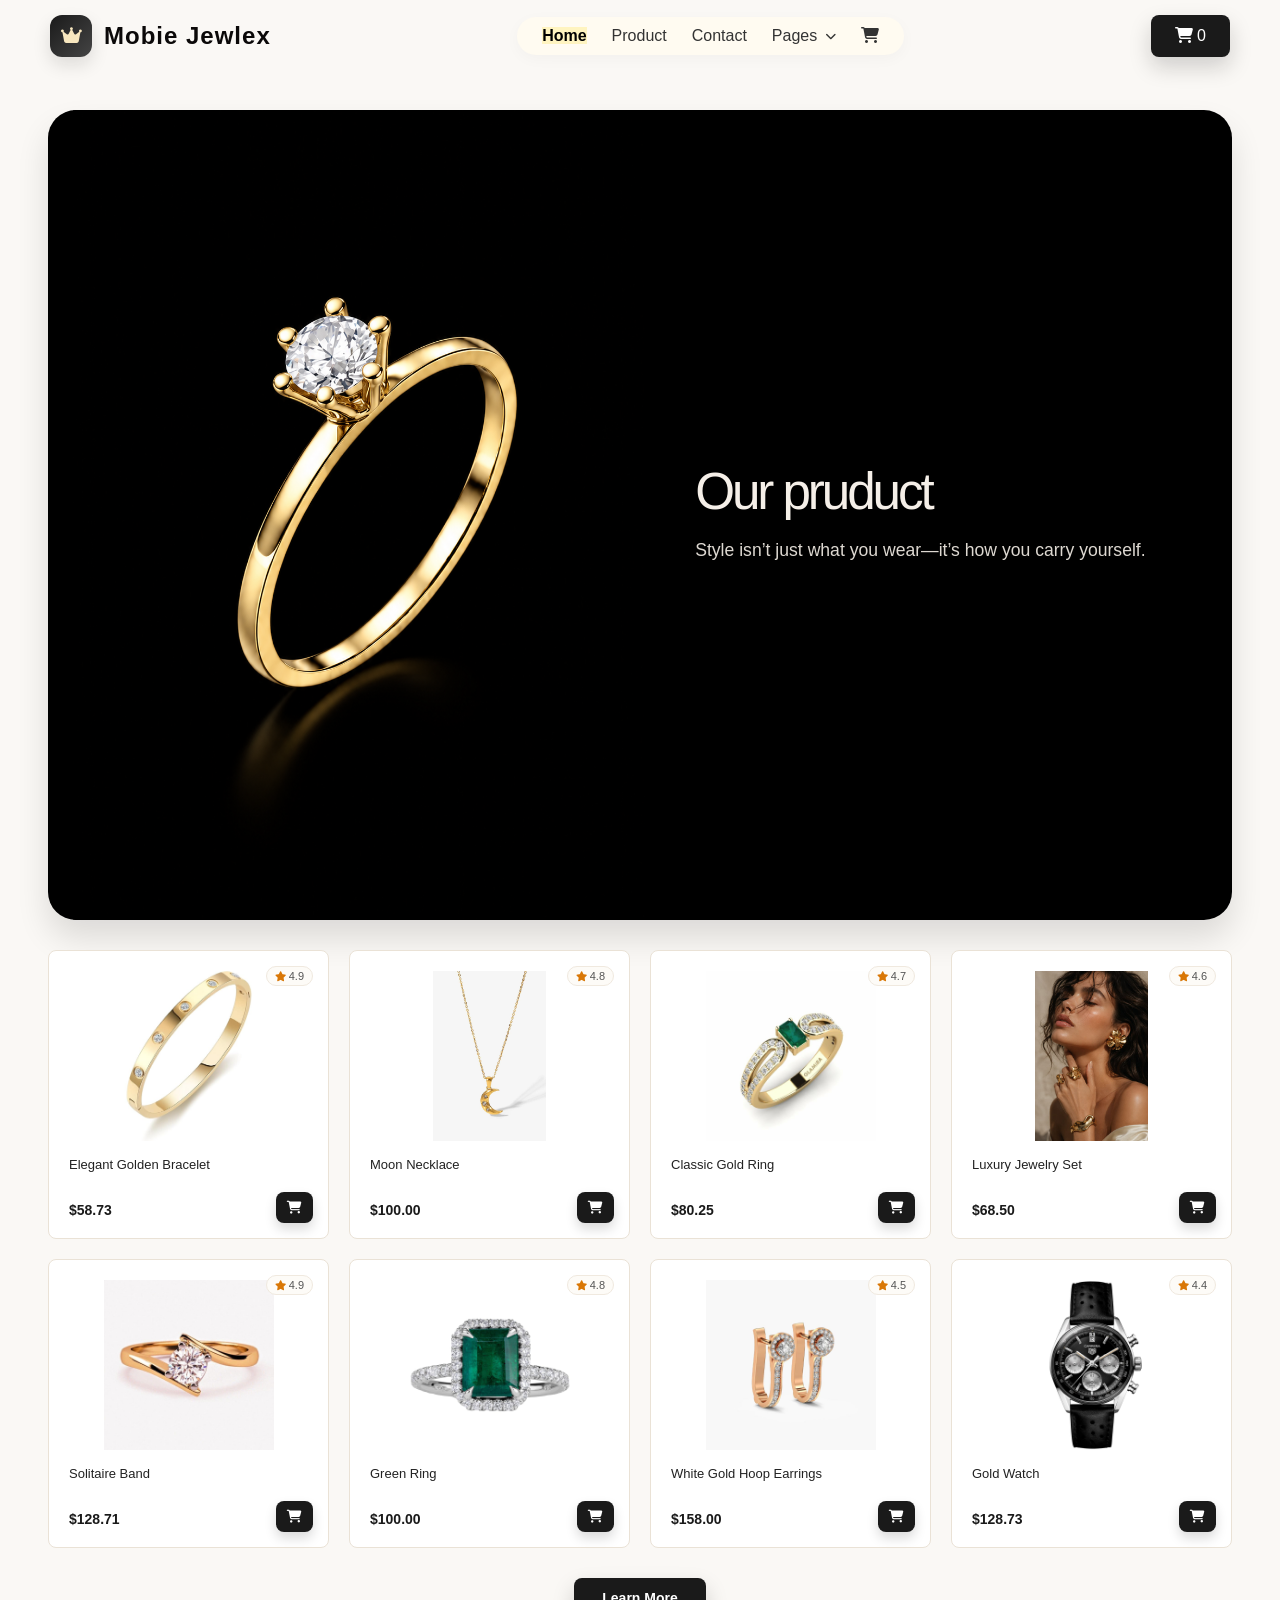
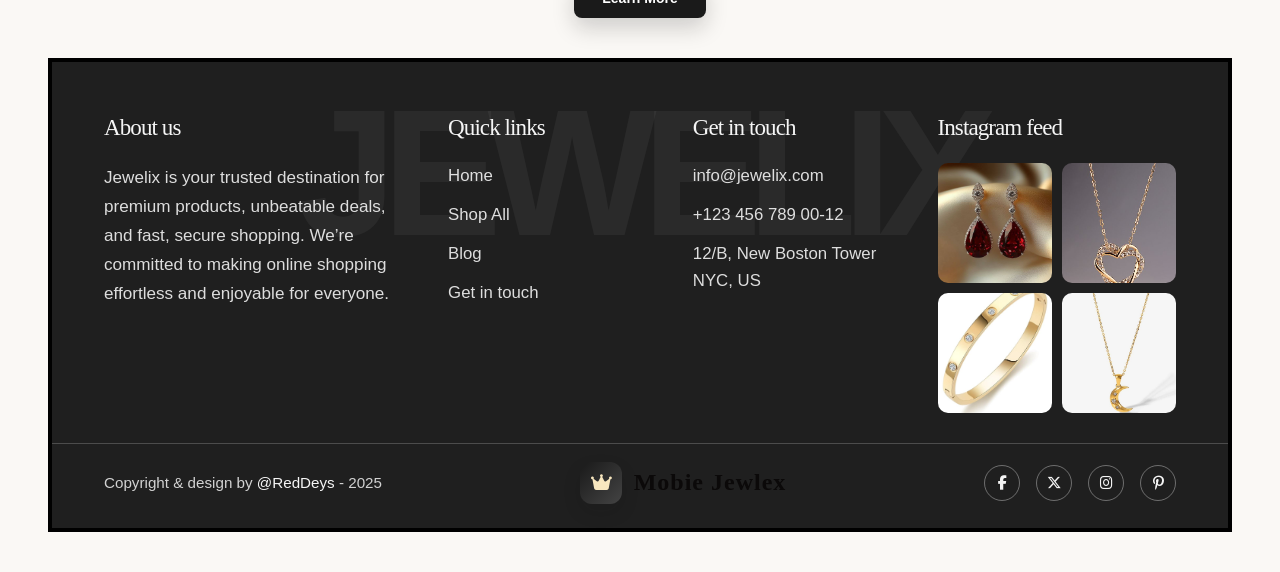
<file: product.html>
<!DOCTYPE html>
<html lang="en">
<head>
    <meta charset="UTF-8">
    <meta name="viewport" content="width=device-width, initial-scale=1.0">
    <title>Prouduct</title>
    <link rel="stylesheet" href="https://cdnjs.cloudflare.com/ajax/libs/font-awesome/6.7.2/css/all.min.css">
    <link rel="stylesheet" href="product.css">
    <script src="product.js" defer></script>
</head>
<body> 
   <nav class="Navbar">
        <div class="logo">
            <div class="logo-mark" aria-label="Mobie Jewlex logo">
                <i class="fa-solid fa-crown"></i>
            </div>
            <h1>Mobie Jewlex</h1>
        </div>
        <ul>
            <li><a href="index.html" id="homo"><b>Home</b></a></li>
            <li><a href="product.html">Product</a></li>
            <li><a href="contact.html">Contact</a></li>
            <li class="nav-dropdown">
                <details>
                    <summary>
                        Pages
                        <i class="fa-solid fa-chevron-down"></i>
                    </summary>
                    <div class="dropdown-menu">
                        <a href="index.html">Home</a>
                        <a href="product.html">Product</a>
                        <a href="contact.html">Contact</a>
                        <a href="cart.html">Cart</a>
                        <a href="blog.html">Blog</a>
                        <a href="404.html">404</a>
                    </div>
                </details>
            </li>
            <li><a href="cart.html" title="View cart" aria-label="View cart"><i class="fa-solid fa-cart-shopping"></i></a></li>
        </ul>
        <a href="cart.html" class="shop-now-btn" title="Shop now" aria-label="Shop now"><i class="fa-solid fa-cart-shopping"></i>
        <span id="cart-count">0</span></a>
    </nav>

    <main class="contact-page">
        <section class="contact-hero">
            <div class="contact-image-wrap">
                <img src="image Jewelry/chatgpt.jpg" alt="Jewelry ring" class="contact-ring-image">
            </div>

            <div class="contact-content">
                <h1>Our pruduct</h1>
                <p>Style isn’t just what you wear—it’s how you carry yourself.</p>
            </div>
        </section>


          <section class="catalog Product-grid">
    <div class="Product-card" data-category="ring">
      <span class="rating"><i class="fa-solid fa-star"></i> 4.9</span>
      <div class="Product-image">
        <img src="image Jewelry/Bracelet1.jpg" alt="Elegant Golden Bracelet">
      </div>
      <h3>Elegant Golden Bracelet</h3>
      <p class="price">$58.73</p>
      <a href="product.html"><span class="collections-btn"><i class="fa-solid fa-cart-shopping"></i></span></a>
    </div>

    <div class="Product-card" data-category="ring">
      <span class="rating"><i class="fa-solid fa-star"></i> 4.8</span>
      <div class="Product-image">
        <img src="image Jewelry/MoonNecklace.jpg" alt="Moon Necklace">
      </div>
      <h3>Moon Necklace</h3>
      <p class="price">$100.00</p>
      <a href="product.html"><span class="collections-btn"><i class="fa-solid fa-cart-shopping"></i></span></a>
    </div>

    <div class="Product-card" data-category="ring">
      <span class="rating"><i class="fa-solid fa-star"></i> 4.7</span>
      <div class="Product-image">
        <img src="image Jewelry/Ring1.jpg" alt="Classic Gold Ring">
      </div>
      <h3>Classic Gold Ring</h3>
      <p class="price">$80.25</p>
      <a href="product.html"><span class="collections-btn"><i class="fa-solid fa-cart-shopping"></i></span></a>
    </div>

    <div class="Product-card" data-category="earring">
      <span class="rating"><i class="fa-solid fa-star"></i> 4.6</span>
      <div class="Product-image">
        <img src="image Jewelry/Jewelry1.jpg" alt="Luxury Jewelry Set">
      </div>
      <h3>Luxury Jewelry Set</h3>
      <p class="price">$68.50</p>
      <a href="product.html"><span class="collections-btn"><i class="fa-solid fa-cart-shopping"></i></span></a>
    </div>

    <div class="Product-card" data-category="ring">
      <span class="rating"><i class="fa-solid fa-star"></i> 4.9</span>
      <div class="Product-image">
        <img src="image Jewelry/Solitaire.jpg" alt="Solitaire Band">
      </div>
      <h3>Solitaire Band</h3>
      <p class="price">$128.71</p>
      <a href="product.html"><span class="collections-btn"><i class="fa-solid fa-cart-shopping"></i></span></a>
    </div>

    <div class="Product-card" data-category="ring">
      <span class="rating"><i class="fa-solid fa-star"></i> 4.8</span>
      <div class="Product-image">
        <img src="image Jewelry/GreenRing.jpg" alt="Green Ring">
      </div>
      <h3>Green Ring</h3>
      <p class="price">$100.00</p>
      <a href="product.html"><span class="collections-btn"><i class="fa-solid fa-cart-shopping"></i></span></a>
    </div>

    <div class="Product-card" data-category="earring">
      <span class="rating"><i class="fa-solid fa-star"></i> 4.5</span>
      <div class="Product-image">
        <img src="image Jewelry/GoldenEar1.jpg" alt="Hoop Earrings">
      </div>
      <h3>White Gold Hoop Earrings</h3>
      <p class="price">$158.00</p>
      <a href="product.html"><span class="collections-btn"><i class="fa-solid fa-cart-shopping"></i></span></a>
    </div>

    <div class="Product-card" data-category="watch">
      <span class="rating"><i class="fa-solid fa-star"></i> 4.4</span>
      <div class="Product-image">
        <img src="image Jewelry/Wacth1.jpg" alt="Gold Watch">
      </div>
      <h3>Gold Watch</h3>
      <p class="price">$128.73</p>
      <a href="product.html"><span class="collections-btn"><i class="fa-solid fa-cart-shopping"></i></span></a>
    </div>

    <div class="Product-card hidden-card" data-category="earring">
      <span class="rating"><i class="fa-solid fa-star"></i> 4.8</span>
      <div class="Product-image">
        <img src="image Jewelry/EarRing!.jpg" alt="Pearl Earrings">
      </div>
      <h3>Pearl Earrings</h3>
      <p class="price">$89.90</p>
      <a href="product.html"><span class="collections-btn"><i class="fa-solid fa-cart-shopping"></i></span></a>
    </div>

    <div class="Product-card hidden-card" data-category="earring">
      <span class="rating"><i class="fa-solid fa-star"></i> 4.7</span>
      <div class="Product-image">
        <img src="image Jewelry/EarRing2.jpeg" alt="Sapphire Drop Earrings">
      </div>
      <h3>Sapphire Drop Earrings</h3>
      <p class="price">$115.00</p>
      <a href="product.html"><span class="collections-btn"><i class="fa-solid fa-cart-shopping"></i></span></a>
    </div>

    <div class="Product-card hidden-card" data-category="ring">
      <span class="rating"><i class="fa-solid fa-star"></i> 4.9</span>
      <div class="Product-image">
        <img src="image Jewelry/Ring2.jpg" alt="Emerald Halo Ring">
      </div>
      <h3>Emerald Halo Ring</h3>
      <p class="price">$142.50</p>
      <a href="product.html"><span class="collections-btn"><i class="fa-solid fa-cart-shopping"></i></span></a>
    </div>

    <div class="Product-card hidden-card" data-category="watch">
      <span class="rating"><i class="fa-solid fa-star"></i> 4.6</span>
      <div class="Product-image">
        <img src="image Jewelry/Dreamwatch.jpg" alt="Dreamwatch Watch">
      </div>
      <h3>Dreamwatch Watch</h3>
      <p class="price">$210.00</p>
      <a href="product.html"><span class="collections-btn"><i class="fa-solid fa-cart-shopping"></i></span></a>
    </div>

    <div class="Product-card hidden-card" data-category="ring">
      <span class="rating"><i class="fa-solid fa-star"></i> 4.5</span>
      <div class="Product-image">
        <img src="image Jewelry/nickness.jpg" alt="Silver Pendant Charm">
      </div>
      <h3>Silver Pendant Charm</h3>
      <p class="price">$75.00</p>
      <a href="product.html"><span class="collections-btn"><i class="fa-solid fa-cart-shopping"></i></span></a>
    </div>

    <div class="Product-card hidden-card" data-category="ring">
      <span class="rating"><i class="fa-solid fa-star"></i> 4.6</span>
      <div class="Product-image">
        <img src="image Jewelry/nickness2.jpg" alt="Rose Gold Pendant">
      </div>
      <h3>Rose Gold Pendant</h3>
      <p class="price">$85.25</p>
      <a href="product.html"><span class="collections-btn"><i class="fa-solid fa-cart-shopping"></i></span></a>
    </div>

    <div class="Product-card hidden-card" data-category="earring">
      <span class="rating"><i class="fa-solid fa-star"></i> 4.7</span>
      <div class="Product-image">
        <img src="image Jewelry/GoldenEar.jpg" alt="Teardrop Earrings">
      </div>
      <h3>Teardrop Earrings</h3>
      <p class="price">$94.00</p>
      <a href="product.html"><span class="collections-btn"><i class="fa-solid fa-cart-shopping"></i></span></a>
    </div>

    <div class="Product-card hidden-card" data-category="watch">
      <span class="rating"><i class="fa-solid fa-star"></i> 4.4</span>
      <div class="Product-image">
        <img src="image Jewelry/silverhand.jpg" alt="Sterling Silver Hand Cuff">
      </div>
      <h3>Sterling Silver Hand Cuff</h3>
      <p class="price">$120.00</p>
      <a href="product.html"><span class="collections-btn"><i class="fa-solid fa-cart-shopping"></i></span></a>
    </div>
  </section>

  <div class="learn-more-wrap">
    <button id="learn-more-btn" class="learn-more-btn">Learn More</button>
  </div>
        
   <footer class="site-footer">
    <div class="footer-top">
        <div class="footer-col about-col">
            <h3>About us</h3>
            <p>Jewelix is your trusted destination for premium products, unbeatable deals, and fast, secure shopping. We’re committed to making online shopping effortless and enjoyable for everyone.</p>
        </div>

        <div class="footer-col links-col">
            <h3>Quick links</h3>
            <ul>
                <li><a href="index.html">Home</a></li>
                <li><a href="product.html">Shop All</a></li>
                <li><a href="#">Blog</a></li>
                <li><a href="contact.html">Get in touch</a></li>
            </ul>
        </div>

        <div class="footer-col contact-col">
            <h3>Get in touch</h3>
            <ul>
                <li><a href="mailto:info@jewelix.com">info@jewelix.com</a></li>
                <li><a href="tel:+1234567890012">+123 456 789 00-12</a></li>
                <li>12/B, New Boston Tower<br>NYC, US</li>
            </ul>
        </div>

        <div class="footer-col insta-col">
            <h3>Instagram feed</h3>
            <div class="insta-grid">
                <img src="image Jewelry/daimonEar.jpg" alt="Instagram post 1">
                <img src="image Jewelry/nickness.jpg" alt="Instagram post 2">
                <img src="image Jewelry/Bracelet1.jpg" alt="Instagram post 3">
                <img src="image Jewelry/MoonNecklace.jpg" alt="Instagram post 4">
            </div>
        </div>
    </div>

    <div class="footer-bottom">
        <div class="copyright">Copyright &amp; design by <span>@RedDeys</span> - 2025</div>

        <div class="footer-brand">
            <div class="logo">
                <div class="logo-mark" aria-label="Mobie Jewlex logo">
                    <i class="fa-solid fa-crown"></i>
                </div>
                <h1>Mobie Jewlex</h1>
            </div>
        </div>

        <div class="socials">
            <a href="https://www.facebook.com/" aria-label="Facebook"><i class="fa-brands fa-facebook-f"></i></a>
            <a href="https://x.com/" aria-label="X"><i class="fa-brands fa-x-twitter"></i></a>
            <a href="https://www.instagram.com/?hl=en" aria-label="Instagram"><i class="fa-brands fa-instagram"></i></a>
            <a href="https://www.pinterest.com/" aria-label="Pinterest"><i class="fa-brands fa-pinterest-p"></i></a>
        </div>
    </div>
</footer>

   
</body>
</html>
</file>
<file: index.css>
body {
    margin: 0;
    font-family: 'Playfair Display', Arial, sans-serif;
    background-color: #faf8f5;
    overflow-x: hidden;
}

.logo {
    display: flex;
    align-items: center;
    gap: 12px;
    margin: 0;
    padding: 0;
}

.logo-mark {
    display: inline-flex;
    align-items: center;
    justify-content: center;
    width: 42px;
    height: 42px;
    border-radius: 12px;
    background: linear-gradient(135deg, #1a1a1a, #444);
    color: #f8e7bf;
    box-shadow: 0 8px 18px rgba(17, 17, 17, 0.12);
}

.logo-mark i {
    font-size: 18px;
}

#oo {
    color: rgb(249, 248, 248) !important;
    font-size: 20px;
    background-color: rgba(11, 9, 9, 0);
    transition: transform 0.3s ease;
}

#oo:hover {
    transform: scale(1.2);
}

.logo h1 {
    color: rgb(11, 9, 9);
    font-size: 24px; 
    letter-spacing: 1px;
    margin: 0;
}

li {
    list-style: none;
}

.Navbar {
    display: flex;
    justify-content: space-between;
    align-items: center;
    padding: 15px 50px;
    background-color: transparent;
    position: absolute;
    width: 100%;
    top: 0;
    z-index: 10;
    box-sizing: border-box;
}

.Navbar a {
    text-decoration: none;
    color: #333;
    font-size: 16px;
}

.Navbar ul {
    display: flex;
    gap: 25px;
    list-style: none;
    align-items: center;
    background-color: #FFFBF1;
    font-size: 16px;
    margin: 0;
    padding: 10px 25px;
    border-radius: 30px;
    box-shadow: 0 4px 15px rgba(0, 0, 0, 0.03);
}

#homo{
   background-color: rgb(255, 244, 192);
   color: #000;
}

.Navbar ul a:hover {
    color: #000;
}

.nav-dropdown {
    position: relative;
}

.nav-dropdown details {
    position: relative;
}

.nav-dropdown summary {
    display: inline-flex;
    align-items: center;
    gap: 8px;
    list-style: none;
    cursor: pointer;
    color: #333;
    font-size: 16px;
    font-family: Arial, sans-serif;
}

.nav-dropdown summary::-webkit-details-marker {
    display: none;
}

.nav-dropdown summary i {
    font-size: 11px;
}

.dropdown-menu {
    position: absolute;
    top: calc(100% + 12px);
    left: 0;
    min-width: 180px;
    display: none;
    flex-direction: column;
    gap: 6px;
    background: #fff;
    border: 1px solid #e5ddcf;
    border-radius: 12px;
    box-shadow: 0 12px 30px rgba(17, 17, 17, 0.08);
    padding: 10px;
    z-index: 25;
}

.nav-dropdown details[open] .dropdown-menu {
    display: flex;
}

.dropdown-menu a {
    display: block;
    padding: 8px 10px;
    border-radius: 8px;
    font-size: 14px;
    color: #222;
}

.dropdown-menu a:hover {
    background: #f7f0e8;
    color: #111;
}

.shop-now-btn {
    position: relative;
    overflow: hidden;
    background-color: #1a1a1a;
    color: #fff !important;
    padding: 12px 24px;
    border-radius: 8px;
    font-size: 14px;
    font-weight: 500;
    transition: transform 0.25s ease, box-shadow 0.25s ease, background 0.3s ease;
    box-shadow: 0 10px 22px rgba(17, 17, 17, 0.18);
}

.shop-now-btn::before,
.collections-btn::before,
.Product-more button::before,
.exclusive-btn::before,
.cta-btn::before,
.newsletter-form button::before {
    content: "";
    position: absolute;
    inset: 0;
    background: linear-gradient(120deg, transparent 0%, rgba(255,255,255,0.55) 50%, transparent 100%);
    transform: translateX(-120%);
    transition: transform 0.7s ease;
}

.shop-now-btn:hover,
.collections-btn:hover,
.Product-more button:hover,
.exclusive-btn:hover,
.cta-btn:hover,
.newsletter-form button:hover {
    transform: translateY(-2px) scale(1.02);
    box-shadow: 0 14px 26px rgba(17, 17, 17, 0.2);
}

.shop-now-btn:hover::before,
.collections-btn:hover::before,
.Product-more button:hover::before,
.exclusive-btn:hover::before,
.cta-btn:hover::before,
.newsletter-form button:hover::before {
    transform: translateX(120%);
}

.shop-now-btn:hover {
    background-color: #333;
}

.hero {
    display: flex;
    justify-content: space-between;
    align-items: center;
    height: 100vh;
    padding: 0 200px;
    position: relative;
    max-width: 1440px;
    margin: 0 auto;
    box-sizing: border-box;
}

.hero-title-left {
    font-size: 56px;
    line-height: 1.1;
    font-weight: 400;
    color: #222;
    z-index: 2;
    flex: 1;
}

.hero-image-container {
    flex: 1.2;
    display: flex;
    justify-content: center;
    position: relative;
    height: 100%;
    align-items: flex-end;
}

.hero-image {
    width: min(100%, 720px);
    max-width: 100%;
    height: 90vh;
    object-fit: contain;
    z-index: 2;
}

#pp{
   color: rgb(255, 150, 53);
}

.hero-title-right {
    font-size: 56px;
    line-height: 1.1;
    font-weight: 400;
    color: #222;
    z-index: 2;
    flex: 1;
    text-align: right;
}

.hero-actions {
    position: absolute;
    bottom: 40px;
    right: 50px;
    display: flex;
    flex-direction: column;
    gap: 10px;
    z-index: 5;
}

.Jewlex-container {
    max-width: 1200px;
    margin: 0 auto;
}

.header-Jewlex {
    text-align: center;
    font-family: system-ui, -apple-system, 'Open Sans', sans-serif;
    margin-bottom: 40px;
}

.header-Jewlex i {
    background-color: rgb(255, 167, 104);
    color: #faf8f5;
    padding: 12px;
    font-size: 20px;
    border-radius: 50px;
    margin-bottom: 15px;
    display: inline-block;
}

.header-Jewlex h1 {
    font-size: 28px;
    font-weight: 600;
    margin-bottom: 8px;
    color: #1a1a1a;
}

.header-Jewlex p {
    color: #777;
    font-size: 15px;
}

.Jewlex-container-1 {
    display: grid;
    grid-template-columns: repeat(3, 1fr);
    gap: 20px;
}

.Jewlex-card {
    background-color: #f7f5f2;
    border-radius: 12px;
    padding: 25px;
    display: flex;
    justify-content: space-between;
    align-items: center;
    position: relative;
    overflow: hidden;
    box-shadow: 0 2px 8px rgba(0, 0, 0, 0.02);
    border: 1px solid #eeebe6;
}

.card-small {
    grid-column: span 1;
    min-height: 200px;
}

.card-large {
    grid-column: span 1.5; 
    min-height: 260px;
}

.Jewlex-container-1 .card-large:nth-child(4) {
    grid-column: span 1.5;
}
.Jewlex-container-1 .card-large:nth-child(5) {
    grid-column: span 1.5;
}


.card-content {
    flex: 1;
    z-index: 2;
}

.badge {
    font-size: 10px;
    font-weight: 700;
    letter-spacing: 0.5px;
    color: #b08968;
    display: block;
    margin-bottom: 10px;
}

.card-content h3 {
    font-size: 18px;
    font-weight: 500;
    line-height: 1.3;
    color: #222;
}

.card-image {
    flex: 1;
    display: flex;
    justify-content: flex-end;
    align-items: center;
}

.card-image img {
    max-width: 130px;
    height: auto;
    object-fit: contain;
    width: 150px;
    position: relative;
    animation: bounce 2s infinite;
    }

 @keyframes bounce {
      0%   { top: 0px; }
      50%  { top: 50px; }
      100% { top: 0px; }
    }


.card-large .card-image img {
    max-width: 170px;
}

.award-text {
    font-size: 9px;
    color: #555;
    margin-bottom: 8px;
    display: flex;
    align-items: center;
    gap: 4px;
    font-weight: bold;
}

.collections-btn {
    position: relative;
    overflow: hidden;
    margin-top: 15px;
    background-color: #1a1a1a;
    color: #fff;
    border: none;
    padding: 10px 18px;
    border-radius: 6px;
    font-size: 11px;
    font-weight: 600;
    letter-spacing: 0.5px;
    cursor: pointer;
    border-radius: 50px;
    transition: transform 0.25s ease, box-shadow 0.25s ease, background 0.3s ease;
    box-shadow: 0 10px 22px rgba(17, 17, 17, 0.15);
}

.collections-btn:hover {
    background-color: #333;
}
.collections-btn i {
    font-size: 15px;
}
.collections-btn:hover{
    transform: translateY(-18px);
}

.Product-Header{
    text-align: center;
}
#uu{
    color: rgb(255, 150, 53);
}
 .Product-container {
    max-width: 1200px;
    margin: 60px auto;
    padding: 0 20px;
    text-align: center;
    font-family: 'Playfair Display', Arial, sans-serif;
}

.Product-Header {
    display: flex;
    flex-direction: column;
    align-items: center;
    margin-bottom: 40px;
}

.Product-Header span#uu {
    display: inline-flex;
    align-items: center;
    justify-content: center;
    font-size: 22px;
    color: #444;
    width: 50px;
    height: 50px;
    border: 1px solid #e0d8cc;
    border-radius: 50%;
    background-color: #ffffff;
    margin-bottom: 15px;
}

.Product-Header h1 {
    font-size: 38px;
    color: #1a1a1a;
    font-weight: 500;
    margin: 0 0 8px 0;
}

.Product-Header p {
    color: #777;
    font-size: 14px;
    margin: 0 0 25px 0;
    font-family: Arial, sans-serif;
}

.Product-tabs {
    display: flex;
    justify-content: center;
    gap: 30px;
    list-style: none;
    padding: 0;
    margin: 0;
}

.Product-tabs .tab {
    font-size: 14px;
    color: #777;
    cursor: pointer;
    padding-bottom: 4px;
    font-family: Arial, sans-serif;
    transition: color 0.3s;
}

.Product-tabs .tab.active,
.Product-tabs .tab:hover {
    color: #1a1a1a;
    border-bottom: 1.5px solid #1a1a1a;
    font-weight: 600;
}

.Product-grid {
    display: grid;
    grid-template-columns: repeat(4, 1fr);
    gap: 20px;
    text-align: left;
    margin-bottom: 40px;
}

.Product-card {
    background-color: #ffffff;
    border: 1px solid #eae2d6;
    border-radius: 8px;
    padding: 20px;
    position: relative;
    cursor: pointer;
    display: flex;
    flex-direction: column;
    justify-content: space-between;
    transition: transform 0.3s ease, box-shadow 0.3s ease;
}

.Product-card:focus-visible {
    outline: 2px solid #d97706;
    outline-offset: 3px;
}

.Product-card:hover {
    transform: translateY(-4px);
    box-shadow: 0 6px 20px rgba(0, 0, 0, 0.04);
}

.Product-card .rating {
    position: absolute;
    top: 15px;
    right: 15px;
    font-size: 11px;
    color: #555;
    background: #fdfbf7;
    border: 1px solid #f0e9df;
    padding: 3px 8px;
    border-radius: 12px;
    display: flex;
    align-items: center;
    gap: 3px;
    font-family: Arial, sans-serif;
}

.Product-card .rating i {
    color: #d97706;
    font-size: 10px;
}

.Product-image {
    width: 100%;
    height: 170px;
    display: flex;
    align-items: center;
    justify-content: center;
    margin-bottom: 15px;
    overflow: hidden;
}

.Product-image img {
    max-width: 100%;
    max-height: 100%;
    object-fit: contain;
}

.Product-card h3 {
    font-size: 13px;
    color: #222;
    font-weight: 500;
    margin: 0 0 10px 0;
    line-height: 1.4;
    height: 36px;
    overflow: hidden;
}

.Product-card .price {
    font-size: 14px;
    color: #1a1a1a;
    font-weight: 600;
    margin: 0;
    font-family: Arial, sans-serif;
}

.collections-btn {
    position: absolute;
    bottom: 15px;
    right: 15px;
    width: 15px;
    height: 15px;
    background-color: #1a1a1a;
    color: #ffffff;
    /* border-radius: 50%; */
    display: flex;
    align-items: center;
    justify-content: center;
    font-size: 13px;
    transition: all 0.3s ease;
    box-shadow: 0 6px 12px rgba(0, 0, 0, 0.15);
}

.collections-btn:hover {
    background-color: #d97706;
    transform: scale(1.1);
}

.Product-more button {
    position: relative;
    overflow: hidden;
    background-color: #1a1a1a;
    color: #ffffff;
    border: none;
    padding: 12px 28px;
    border-radius: 6px;
    font-size: 12px;
    font-weight: 600;
    letter-spacing: 1px;
    cursor: pointer;
    font-family: Arial, sans-serif;
    transition: transform 0.25s ease, box-shadow 0.25s ease, background 0.3s ease;
    border-radius:50px;
    box-shadow: 0 10px 22px rgba(17, 17, 17, 0.15);
}

.Product-more button:hover {
    background-color: #333333;

}
   .promo-video-section {
    position: relative;
    width: 100%;
    height: 80vh; 
    display: flex;
    justify-content: flex-end;
    align-items: center;
    padding-right: 8%;
    box-sizing: border-box;
    overflow: hidden;
}

.section-video {
    position: absolute;
    top: 0;
    left: 0;
    width: 100%;
    height: 100%;
    object-fit: cover;   
    z-index: 0;         
}

.deal-card {
    position: relative;
    z-index: 1;         
    background-color: #ffffff;
    padding: 45px 40px;
    border-radius: 12px;
    text-align: center;
    box-shadow: 0 10px 30px rgba(0, 0, 0, 0.2);
    max-width: 420px;
    width: 100%;
}
.exclusive-btn{
    padding: 2px 15px;
    margin: 20px 20px;
    background-color: #000;
    color: #fff;
    list-style: none;
    border-radius: 50px;
}
.exclusive-btn:hover{
    background-color: #d97706;
    transform: translateY(-10px);
    list-style: none;
}

.jewelry-showcase {
    display: flex;
    justify-content: space-between;
    align-items: center;
    padding: 50px 5% 20px;
    gap: 50px;
    max-width: 1400px;
    margin: 0 auto;
    box-sizing: border-box;
}

.showcase-text {
    flex: 1.1;
    max-width: 620px;
}

.showcase-text h2 {
    font-size: clamp(3rem, 4vw, 5rem);
    line-height: 0.96;
    margin: 0 0 28px;
    color: #1d1d1d;
    font-weight: 500;
    letter-spacing: -0.06em;
    font-family: 'Playfair Display', serif;
}

.showcase-text h2 span {
    display: block;
}

.feature-list {
    display: flex;
    flex-direction: column;
    border-top: 1px solid rgba(64, 47, 34, 0.2);
}

.feature {
    display: flex;
    align-items: flex-start;
    gap: 18px;
    padding: 26px 0;
    border-bottom: 1px solid rgba(64, 47, 34, 0.2);
}

.feature-icon {
    width: 46px;
    height: 46px;
    border-radius: 14px;
    border: 1px solid rgba(64, 47, 34, 0.5);
    display: flex;
    align-items: center;
    justify-content: center;
    font-size: 18px;
    color: #1d1d1d;
    background: rgba(245, 237, 230, 0.6);
    flex-shrink: 0;
}

.feature-copy {
    display: flex;
    flex-direction: column;
    gap: 4px;
}

.feature-copy strong {
    font-size: 1.05rem;
    color: #1d1d1d;
    font-weight: 600;
    font-family: 'Playfair Display', serif;
}

.feature-copy p {
    margin: 0;
    font-size: 1rem;
    color: #4a4a4a;
    line-height: 1.5;
    font-family: Arial, sans-serif;
}

.cta-btn {
    display: inline-block;
    margin-top: 26px;
    background-color: transparent;
    color: #1d1d1d;
    border: 1px solid rgba(64, 47, 34, 0.6);
    padding: 18px 30px;
    border-radius: 18px;
    font-size: 0.9rem;
    font-weight: 700;
    letter-spacing: 0.08em;
    text-decoration: none;
    transition: transform 0.25s ease, box-shadow 0.25s ease, background 0.25s ease;
}

.cta-btn:hover {
    /* background-color: #f5efe8; */
    transform: translateY(-2px);
    box-shadow: 0 8px 16px rgba(0, 0, 0, 0.08);
}

.showcase-visual {
    flex: 1;
    display: flex;
    flex-direction: column;
    align-items: flex-end;
    gap: 18px;
}

.showcase-image-stack {
    position: relative;
    width: 560px;
    height: 430px;
}

#image1 {
    position: absolute;
    top: 0;
    left: 0;
    width: 420px;
    height: 430px;
    border-radius: 25px;
    object-fit: cover;
    animation: floatImage 3.5s ease-in-out infinite;
}

#image2 {
    position: absolute;
    right: 0;
    bottom: -18px;
    width: 270px;
    height: 300px;
    border-radius: 28px;
    box-shadow: 0 20px 40px rgba(0, 0, 0, 0.12);
    object-fit: cover;
    border: 6px solid #f5efe8;
    animation: floatImage 4s ease-in-out infinite;
}

@keyframes floatImage {
    0%, 100% {
        transform: translateY(0);
    }
    50% {
        transform: translateY(-18px);
    }
}

.top-image {
    top: 0;
    left: 0;
    width: 74%;
    height: 100%;
}

.bottom-image {
    right: 0;
    bottom: -18px;
    width: 55%;
    height: 68%;
    border: 6px solid #f5efe8;
}

.marquee-wrapper {
  width: 100%;
  overflow: hidden;
  white-space: nowrap;
  box-sizing: border-box;
  display: flex;
  align-items: center;
}

.marquee-track {
  display: inline-flex;
  align-items: center;
  gap: 3.5rem;
  padding-right: 3.5rem;
  animation: infinite-scroll-left 28s linear infinite;
}

@keyframes infinite-scroll-left {
  0% {
    transform: translateX(0);
  }
  100% {
    transform: translateX(-50%);
  }
}

.marquee-text {
  font-size: 1.45rem;
  letter-spacing: 0.3px;
}

.divider-icon {
  display: inline-block;
  width: 16px;
  height: 16px;
  background-color: #d4a373;
  clip-path: polygon(50% 0%, 100% 25%, 100% 75%, 50% 100%, 0% 75%, 0% 25%);
  position: relative;
}

.divider-icon::after {
  content: '';
  position: absolute;
  top: 2px;
  left: 2px;
  right: 2px;
  bottom: 2px;
  clip-path: polygon(50% 0%, 100% 25%, 100% 75%, 50% 100%, 0% 75%, 0% 25%);
}

.theme-light {
  background-color: #ffffff;
  color: #111111;
  padding: 16px 0;
  border-bottom: 1px solid #ededed;
}
.theme-light .divider-icon::after {
  background-color: #ffffff;
}

.theme-dark {
  background-color: #151515;
  color: #ffffff;
  padding: 18px 0;
}
.theme-dark .divider-icon::after {
  background-color: #151515;
}

.recently-showcase {
    display: flex;
    align-items: flex-start;
    justify-content: space-between;
    gap: 40px;
    padding: 60px 5% 40px;
    background-color: #f6f2ee;
}

.showcase-left {
    flex: 0 0 30%;
    padding-top: 10px;
}

.showcase-left h2 {
    font-size: clamp(2.8rem, 4vw, 5rem);
    line-height: 0.94;
    font-weight: 500;
    color: #1a1a1a;
    margin: 0 0 18px;
    font-family: 'Playfair Display', serif;
    letter-spacing: -0.06em;
}

.showcase-left p {
    font-size: 1.05rem;
    line-height: 1.5;
    color: #4a4744;
    max-width: 420px;
    margin: 0;
}

.showcase-right {
    flex: 1;
    display: grid;
    grid-template-columns: repeat(3, minmax(0, 1fr));
    gap: 24px;
    max-width: 930px;
}

.product-card {
    position: relative;
    background: #f5f0eb;
    border: 1px solid rgba(32, 28, 24, 0.12);
    border-radius: 18px;
    padding: 18px 18px 16px;
    min-height: 420px;
    box-shadow: none;
    text-align: left;
    transition: transform 0.25s ease;
}

.product-card:hover {
    transform: translateY(-4px);
}

.product-card .rating {
    position: absolute;
    top: 14px;
    right: 18px;
    font-size: 0.9rem;
    color: #1a1a1a;
    display: flex;
    align-items: center;
    gap: 6px;
    background: rgba(255, 255, 255, 0.15);
    border-radius: 999px;
    padding: 4px 8px;
}

.product-card img {
    width: 100%;
    height: 235px;
    border-radius: 12px;
    margin-bottom: 18px;
    object-fit: contain;
    background: #f5f0eb;
}

.product-card h3 {
    font-size: 1.05rem;
    line-height: 1.4;
    color: #1a1a1a;
    margin: 0 0 12px;
    font-weight: 500;
    min-height: 72px;
}

.product-card .price {
    font-size: 1.05rem;
    font-weight: 600;
    color: #1a1a1a;
    margin: 0;
}

.newsletter-section {
    padding: 26px 28px 0;
    background-color: #f6f2ee;
}

.newsletter-panel {
    position: relative;
    display: flex;
    align-items: center;
    justify-content: center;
    background-color: #232324;
    border-radius: 18px;
    min-height: 360px;
    padding: 26px 24px;
    overflow: visible;
}

.newsletter-image {
    position: absolute;
    width: 240px;
    height: 240px;
    border-radius: 24px;
    overflow: hidden;
    box-shadow: 0 16px 24px rgba(0, 0, 0, 0.2);
    animation: newsletterFloat 3.5s ease-in-out infinite;
}

.newsletter-image img {
    width: 100%;
    height: 100%;
    object-fit: cover;
    display: block;
}

.newsletter-image.left-image {
    left: 22px;
    top: 18px;
    --image-rotate: -3deg;
}

.newsletter-image.right-image {
    right: 22px;
    bottom: 18px;
    --image-rotate: 3deg;
    animation-delay: 0.5s;
}

@keyframes newsletterFloat {
    0%, 100% {
        transform: translateY(0) rotate(var(--image-rotate, 0deg));
    }
    50% {
        transform: translateY(-30px) rotate(var(--image-rotate, 0deg));
    }
}

.newsletter-content {
    position: relative;
    z-index: 1;
    width: min(100%, 720px);
    text-align: center;
    color: #f5f0ed;
    padding: 30px 20px;
}

.newsletter-content h2 {
    margin: 0;
    font-size: clamp(2rem, 3vw, 3.3rem);
    line-height: 1.05;
    font-weight: 500;
    font-family: 'Playfair Display', serif;
    letter-spacing: -0.05em;
}

.newsletter-content h2 span {
    display: inline-block;
    font-weight: 500;
}

.newsletter-content p {
    max-width: 560px;
    margin: 18px auto 0;
    font-size: 1rem;
    color: rgba(245, 240, 237, 0.8);
    line-height: 1.6;
}

.newsletter-form {
    display: flex;
    align-items: center;
    justify-content: center;
    gap: 16px;
    max-width: 520px;
    margin: 26px auto 0;
}

.newsletter-form input {
    flex: 1;
    min-width: 0;
    height: 54px;
    border-radius: 12px;
    border: 1px solid rgba(255, 255, 255, 0.25);
    background: rgba(255, 255, 255, 0.08);
    padding: 0 18px;
    color: #f5f0ed;
    font-size: 1rem;
    outline: none;
}

.newsletter-form button {
    min-width: 150px;
    height: 54px;
    border: none;
    border-radius: 12px;
    background: linear-gradient(135deg, #ddc1a9, #c2a07f);
    color: #1d1d1d;
    font-size: 0.9rem;
    font-weight: 700;
    cursor: pointer;
    letter-spacing: 0.08em;
    position: relative;
    overflow: hidden;
    transition: transform 0.25s ease, box-shadow 0.25s ease, filter 0.25s ease;
    box-shadow: 0 10px 22px rgba(194, 160, 127, 0.38);
    animation: subscribePulse 2.2s ease-in-out infinite;
}

.newsletter-form button::before {
    content: "";
    position: absolute;
    inset: 0;
    background: linear-gradient(120deg, transparent 0%, rgba(255,255,255,0.55) 50%, transparent 100%);
    transform: translateX(-120%);
    transition: transform 0.7s ease;
}

.newsletter-form button:hover {
    transform: translateY(-2px) scale(1.02);
    box-shadow: 0 14px 26px rgba(194, 160, 127, 0.5);
    filter: brightness(1.06);
}

.newsletter-form button:hover::before {
    transform: translateX(120%);
}

@keyframes subscribePulse {
    0%, 100% {
        box-shadow: 0 10px 22px rgba(194, 160, 127, 0.38);
    }
    50% {
        box-shadow: 0 12px 24px rgba(194, 160, 127, 0.6);
    }
}

.brand-strip {
    display: grid;
    grid-template-columns: repeat(5, minmax(0, 1fr));
    align-items: center;
    gap: 10px;
    padding: 22px 28px;
    background-color: #f6f2ee;
    border-top: 3px solid #000000;
    border-bottom: 3px solid #000000;
    margin-top: 28px;
}

.brand-item {
    display: flex;
    align-items: center;
    justify-content: center;
    gap: 10px;
    color: #1d1d1d;
    font-size: 1.05rem;
    font-weight: 600;
}

.brand-mark {
    display: inline-flex;
    align-items: center;
    justify-content: center;
    width: 24px;
    height: 24px;
    font-size: 1.2rem;
    color: #1d1d1d;
}

.brand-mark-dark {
    color: #000;
}

.blog-section {
    padding: 72px 5% 90px;
    background-color: #f9f7f4;
}

.blog-header {
    text-align: center;
    margin-bottom: 30px;
}

.blog-header h2 {
    margin: 0;
    font-size: clamp(2.7rem, 3vw, 4rem);
    line-height: 1;
    font-weight: 500;
    color: #1a1a1a;
    font-family: 'Playfair Display', serif;
    letter-spacing: -0.06em;
}

.blog-header p {
    margin: 14px auto 0;
    max-width: 760px;
    font-size: 1rem;
    color: #666;
}

.blog-grid {
    display: grid;
    grid-template-columns: repeat(3, minmax(0, 1fr));
    gap: 26px;
    max-width: 1280px;
    margin: 0 auto;
}

.blog-card {
    background: transparent;
    border-radius: 18px;
    overflow: hidden;
}

.blog-card img {
    display: block;
    width: 100%;
    height: 280px;
    object-fit: cover;
    border-radius: 18px;
    margin-bottom: 18px;
}

.blog-card h3 {
    margin: 0;
    font-size: 1.05rem;
    line-height: 1.45;
    color: #1a1a1a;
    font-weight: 500;
}

.blog-meta {
    display: flex;
    align-items: center;
    gap: 8px;
    margin-top: 16px;
    font-size: 0.82rem;
    color: #555;
    flex-wrap: wrap;
}

.meta-separator {
    font-size: 0.9rem;
    color: #777;
}

.site-footer {
    position: relative;
    background-color: #1f1f1f;
    border: 4px solid #000000;
    color: #fff;
    padding: 0;
    overflow: hidden;
}

.site-footer::before {
    content: 'JEWELIX';
    position: absolute;
    top: 22px;
    left: 50%;
    transform: translateX(-50%);
    font-size: clamp(7rem, 14vw, 20rem);
    line-height: 1;
    font-weight: 700;
    color: rgba(255, 255, 255, 0.05);
    letter-spacing: -0.08em;
    white-space: nowrap;
    pointer-events: none;
}

.footer-top {
    position: relative;
    z-index: 1;
    display: grid;
    grid-template-columns: 1.5fr 1fr 1fr 1.2fr;
    gap: 46px;
    padding: 52px 52px 30px;
}

.footer-col h3 {
    margin: 0 0 22px;
    font-size: clamp(1.4rem, 1.8vw, 2.1rem);
    font-weight: 500;
    color: #f5f5f5;
    font-family: 'Playfair Display', serif;
    letter-spacing: -0.04em;
}

.about-col p {
    margin: 0;
    max-width: 430px;
    font-size: 1.07rem;
    line-height: 1.7;
    color: rgba(255, 255, 255, 0.85);
}

.footer-col ul {
    list-style: none;
    margin: 0;
    padding: 0;
}

.footer-col li {
    margin-bottom: 12px;
    font-size: 1.05rem;
    line-height: 1.6;
    color: rgba(255, 255, 255, 0.85);
}

.footer-col a {
    color: rgba(255, 255, 255, 0.85);
    text-decoration: none;
}

.insta-grid {
    display: grid;
    grid-template-columns: repeat(2, minmax(0, 1fr));
    gap: 10px;
    margin-top: 8px;
}

.insta-grid img {
    width: 100%;
    height: 120px;
    object-fit: cover;
    border-radius: 10px;
    display: block;
}

.footer-bottom {
    position: relative;
    z-index: 1;
    display: flex;
    align-items: center;
    justify-content: space-between;
    gap: 20px;
    padding: 18px 52px 24px;
    border-top: 1px solid rgba(255, 255, 255, 0.2);
}

.copyright {
    font-size: 0.95rem;
    color: rgba(255, 255, 255, 0.8);
}

.copyright span {
    color: #f5f5f5;
}

.footer-brand {
    display: flex;
    align-items: center;
    justify-content: center;
}

.footer-brand .logo {
    display: flex;
    align-items: center;
    gap: 10px;
    margin: 0;
    padding: 0;
}

.footer-brand .logo-mark {
    width: 34px;
    height: 34px;
    border-radius: 10px;
    background: rgba(255, 255, 255, 0.1);
    color: #f8e7bf;
    box-shadow: none;
}

.footer-brand .logo h1 {
    color: #f5f5f5;
    font-size: 1.5rem;
    letter-spacing: 0.04em;
    margin: 0;
}

.socials {
    display: flex;
    align-items: center;
    gap: 16px;
}

.socials a {
    width: 34px;
    height: 34px;
    border-radius: 50%;
    border: 1px solid rgba(255, 255, 255, 0.35);
    color: #f5f5f5;
    display: inline-flex;
    align-items: center;
    justify-content: center;
    text-decoration: none;
    font-size: 0.9rem;
    transition: transform 0.25s ease, border-color 0.25s ease, background-color 0.25s ease;
}

.socials a:hover {
    transform: translateY(-4px) scale(1.08);
    border-color: rgba(255, 255, 255, 0.8);
    background-color: rgba(238, 150, 57, 0.973);
}

@media (max-width: 900px) {
    .Navbar {
        flex-wrap: wrap;
        padding: 15px 20px;
        position: static;
        background-color: #fff;
    }

    .Navbar ul {
        width: 100%;
        justify-content: center;
        order: 3;
    }

    .hero {
        flex-direction: column;
        height: auto;
        padding: 40px 20px 60px;
        text-align: center;
    }

    .hero-title-left,
    .hero-title-right {
        text-align: center;
        font-size: 42px;
        width: 100%;
    }

    .hero-image-container {
        width: 100%;
        margin-top: 20px;
    }

    .hero-image {
        height: auto;
        max-height: 60vh;
    }

    .Jewlex-container-1 {
        grid-template-columns: repeat(2, minmax(0, 1fr));
    }

    .card-large {
        grid-column: span 2;
    }

    .Product-grid {
        grid-template-columns: repeat(2, minmax(0, 1fr));
    }

    .jewelry-showcase,
    .recently-showcase {
        flex-direction: column;
    }

    .showcase-text,
    .showcase-left,
    .showcase-visual {
        width: 100%;
        max-width: none;
    }

    .showcase-visual {
        align-items: center;
    }

    .showcase-right {
        grid-template-columns: repeat(2, minmax(0, 1fr));
    }

    .newsletter-form {
        flex-direction: column;
    }

    .brand-strip {
        grid-template-columns: repeat(2, minmax(0, 1fr));
    }

    .blog-grid {
        grid-template-columns: repeat(2, minmax(0, 1fr));
    }

    .footer-top {
        grid-template-columns: repeat(2, minmax(0, 1fr));
    }

    .footer-bottom {
        flex-direction: column;
        text-align: center;
    }
}

@media (max-width: 560px) {
    .Navbar {
        padding: 12px 16px;
    }

    .Navbar ul {
        gap: 12px;
        padding: 8px 14px;
        flex-wrap: wrap;
    }

    .hero-title-left,
    .hero-title-right {
        font-size: 32px;
    }

    .Jewlex-container-1,
    .Product-grid,
    .showcase-right,
    .blog-grid,
    .brand-strip,
    .footer-top {
        grid-template-columns: 1fr;
    }

    .card-large {
        grid-column: span 1;
    }

    .showcase-image-stack {
        width: 100%;
        max-width: 420px;
        height: 340px;
    }

    #image1 {
        width: 300px;
        height: 320px;
    }

    #image2 {
        width: 200px;
        height: 230px;
    }

    .newsletter-section {
        padding-left: 12px;
        padding-right: 12px;
    }

    .newsletter-image {
        width: 150px;
        height: 150px;
    }

    .newsletter-content h2 {
        font-size: 2rem;
    }

    .newsletter-form input,
    .newsletter-form button {
        width: 100%;
    }
}
</file>
<file: blog.css>
body {
    margin: 0;
    background: #f5f2ee;
    color: #1f1f1f;
    font-family: 'Segoe UI', Arial, sans-serif;
}

* {
    box-sizing: border-box;
}

.blog-page {
    max-width: 1280px;
    margin: 0 auto;
    padding: 120px 42px 60px;
}

.blog-grid {
    display: grid;
    grid-template-columns: repeat(3, minmax(0, 1fr));
    gap: 34px 28px;
    background: linear-gradient(180deg, #efe9e1 0%, #f7f4f1 100%);
    border-radius: 18px;
    padding: 24px 20px 18px;
    box-shadow: inset 0 0 0 1px rgba(55, 45, 32, 0.03);
}

.blog-card.hidden {
    display: none;
}

.blog-card {
    background: transparent;
    animation: fadeInCard 0.5s ease;
}

@keyframes fadeInCard {
    from {
        opacity: 0;
        transform: translateY(18px) scale(0.98);
    }
    to {
        opacity: 1;
        transform: translateY(0) scale(1);
    }
}

.blog-card__image {
    width: 100%;
    height: 320px;
    overflow: hidden;
    border-radius: 10px;
    background: #e9e4df;
}

.blog-card__image img {
    width: 100%;
    height: 100%;
    object-fit: cover;
    display: block;
}

.blog-card__content {
    padding-top: 14px;
}

.blog-card__title {
    margin: 0 0 12px;
    font-size: clamp(1.2rem, 1.8vw, 2.1rem);
    line-height: 1.35;
    font-family: 'Playfair Display', serif;
    font-weight: 600;
    color: #1d1d1d;
}

.blog-card__meta {
    display: flex;
    align-items: center;
    flex-wrap: wrap;
    gap: 8px;
    color: #5f5f5f;
    font-size: 0.8rem;
    letter-spacing: 0.01em;
}

.blog-card__meta i {
    font-size: 0.72rem;
    color: #3a3a3a;
}

.blog-card__meta span {
    display: inline-flex;
    align-items: center;
    gap: 6px;
}

.blog-card__meta .author {
    color: #6e6e6e;
}

.blog-more {
    display: flex;
    justify-content: center;
    margin-top: 32px;
}

.blog-more button {
    appearance: none;
    border: 0;
    background: linear-gradient(135deg, #111111, #2d2d2d);
    color: #ffffff;
    text-transform: uppercase;
    letter-spacing: 0.08em;
    font-weight: 700;
    border-radius: 12px;
    padding: 15px 30px;
    cursor: pointer;
    box-shadow: 0 10px 22px rgba(17, 17, 17, 0.15);
    transition: transform 0.25s ease, box-shadow 0.25s ease, opacity 0.25s ease, background 0.25s ease;
}

.blog-more button:hover {
    transform: translateY(-2px) scale(1.02);
    box-shadow: 0 14px 26px rgba(17, 17, 17, 0.2);
    opacity: 0.96;
}

.blog-more button:active {
    transform: translateY(0) scale(0.99);
}

@media (max-width: 980px) {
    .blog-grid {
        grid-template-columns: repeat(2, minmax(0, 1fr));
    }
}

@media (max-width: 640px) {
    .blog-page {
        padding-left: 18px;
        padding-right: 18px;
    }

    .blog-grid {
        grid-template-columns: 1fr;
    }

    .blog-card__image {
        height: 260px;
    }
}
</file>
<file: cart.css>
* {
    box-sizing: border-box;
}

:root {
    --bg: #f5f2ee;
    --panel: #fffdfb;
    --panel-soft: #f8f1ea;
    --line: #e8dfd3;
    --text: #171717;
    --muted: #666;
    --gold: #dca45d;
    --gold-deep: #b7772b;
    --dark: #111111;
    --light: #fffaf4;
    --shadow: rgba(17, 17, 17, 0.08);
}

body {
    margin: 0;
    font-family: 'Playfair Display', Arial, sans-serif;
    background: linear-gradient(180deg, #f5f2ed 0%, #f8f4ef 100%);
    color: var(--text);
    overflow-x: hidden;
}

a {
    text-decoration: none;
    color: inherit;
}

li {
    list-style: none;
}

img {
    display: block;
    max-width: 100%;
}

.logo {
    display: flex;
    align-items: center;
    gap: 12px;
    margin: 0;
    padding: 0;
}

.logo-mark {
    display: inline-flex;
    align-items: center;
    justify-content: center;
    width: 42px;
    height: 42px;
    border-radius: 12px;
    background: linear-gradient(135deg, #1a1a1a, #444);
    color: #f8e7bf;
    box-shadow: 0 8px 18px rgba(17, 17, 17, 0.12);
}

.logo-mark i {
    font-size: 18px;
}

.logo h1 {
    color: #111;
    font-size: 24px;
    letter-spacing: 1px;
    margin: 0;
}

.Navbar {
    display: flex;
    justify-content: space-between;
    align-items: center;
    padding: 15px 50px;
    background-color: transparent;
    position: absolute;
    width: 100%;
    top: 0;
    z-index: 10;
    box-sizing: border-box;
}

.Navbar a {
    text-decoration: none;
    color: #333;
    font-size: 16px;
}

.Navbar ul {
    display: flex;
    gap: 25px;
    align-items: center;
    list-style: none;
    margin: 0;
    padding: 10px 25px;
    background-color: #FFFBF1;
    border-radius: 30px;
    box-shadow: 0 4px 15px rgba(0, 0, 0, 0.03);
}

.Navbar ul a:hover {
    color: #000;
}

.nav-dropdown {
    position: relative;
}

.nav-dropdown details {
    position: relative;
}

.nav-dropdown summary {
    display: inline-flex;
    align-items: center;
    gap: 8px;
    list-style: none;
    cursor: pointer;
    color: #333;
    font-size: 16px;
    font-family: Arial, sans-serif;
}

.nav-dropdown summary::-webkit-details-marker {
    display: none;
}

.nav-dropdown summary i {
    font-size: 11px;
}

.dropdown-menu {
    position: absolute;
    top: calc(100% + 12px);
    left: 0;
    min-width: 180px;
    display: none;
    flex-direction: column;
    gap: 6px;
    background: #fff;
    border: 1px solid #e5ddcf;
    border-radius: 12px;
    box-shadow: 0 12px 30px rgba(17, 17, 17, 0.08);
    padding: 10px;
    z-index: 25;
}

.nav-dropdown details[open] .dropdown-menu {
    display: flex;
}

.dropdown-menu a {
    display: block;
    padding: 8px 10px;
    border-radius: 8px;
    font-size: 14px;
    color: #222;
}

.dropdown-menu a:hover {
    background: #f7f0e8;
    color: #111;
}

.cart-link {
    display: inline-flex;
    align-items: center;
    gap: 8px;
}

#cart-count {
    display: inline-flex;
    align-items: center;
    justify-content: center;
    min-width: 20px;
    height: 20px;
    padding: 0 6px;
    border-radius: 50%;
    background: #121212;
    color: white;
    font-size: 10px;
    font-weight: 700;
    font-family: Arial, sans-serif;
    line-height: 1;
}

.shop-now-btn {
    position: relative;
    overflow: hidden;
    background-color: #1a1a1a;
    color: #fff !important;
    padding: 12px 24px;
    border-radius: 8px;
    font-size: 14px;
    font-weight: 500;
    transition: transform 0.25s ease, box-shadow 0.25s ease, background 0.3s ease;
    box-shadow: 0 10px 22px rgba(17, 17, 17, 0.18);
}

.shop-now-btn::before,
.checkout-btn::before {
    content: "";
    position: absolute;
    inset: 0;
    background: linear-gradient(120deg, transparent 0%, rgba(255,255,255,0.55) 50%, transparent 100%);
    transform: translateX(-120%);
    transition: transform 0.7s ease;
}

.shop-now-btn:hover,
.checkout-btn:hover {
    transform: translateY(-2px) scale(1.02);
    box-shadow: 0 14px 26px rgba(17, 17, 17, 0.2);
}

.shop-now-btn:hover::before,
.checkout-btn:hover::before {
    transform: translateX(120%);
}

.shop-now-btn:hover {
    background-color: #333;
}

.cart-page {
    padding: 110px 48px 60px;
}

.cart-hero {
    position: relative;
    max-width: 1280px;
    min-height: 360px;
    margin: 0 auto;
    display: flex;
    align-items: center;
    justify-content: space-between;
    gap: 24px;
    padding: 30px 50px;
    background: linear-gradient(135deg, #0a0a0a 0%, #000000 100%);
    border-radius: 30px;
    overflow: hidden;
    box-shadow: 0 18px 36px rgba(0, 0, 0, 0.15);
}

.cart-hero::before {
    content: "";
    position: absolute;
    inset: 0;
    background: radial-gradient(circle at 80% 25%, rgba(255, 255, 255, 0.12), transparent 30%);
}

.cart-hero-content {
    position: relative;
    z-index: 1;
    flex: 1;
    color: #f6f0ea;
}

.cart-hero-image {
    position: relative;
    z-index: 1;
    flex: 1.2;
    display: flex;
    justify-content: center;
    align-items: center;
}

.cart-hero-image img {
    display: block;
    width: min(100%, 620px);
    max-height: 320px;
    object-fit: contain;
    filter: drop-shadow(0 16px 24px rgba(0,0,0,0.45));
}

.eyebrow {
    display: inline-block;
    padding: 7px 12px;
    border: 1px solid rgba(255, 255, 255, 0.18);
    border-radius: 999px;
    background: rgba(255,255,255,0.04);
    color: rgba(255,255,255,0.8);
    letter-spacing: 0.12em;
    text-transform: uppercase;
    font-size: 11px;
    font-family: Arial, sans-serif;
}

.cart-hero-content h1 {
    margin: 20px 0 10px;
    font-size: clamp(2.8rem, 4vw, 5rem);
    line-height: 0.98;
    letter-spacing: -0.06em;
    font-weight: 400;
}

.cart-hero-content p {
    margin: 0;
    max-width: 520px;
    font-size: 1.08rem;
    line-height: 1.7;
    color: rgba(246, 240, 234, 0.8);
    font-family: Arial, sans-serif;
}

.cart-layout {
    max-width: 1280px;
    margin: 30px auto 0;
    display: grid;
    grid-template-columns: minmax(0, 1.75fr) minmax(270px, 0.85fr);
    gap: 24px;
    align-items: start;
}

.cart-items-panel,
.cart-summary {
    background: rgba(255, 255, 255, 0.8);
    border: 1px solid var(--line);
    border-radius: 22px;
    box-shadow: 0 12px 26px var(--shadow);
}

.cart-items-panel {
    min-height: 300px;
    padding: 22px;
}

.cart-list {
    display: flex;
    flex-direction: column;
    gap: 18px;
}

.cart-item {
    display: grid;
    grid-template-columns: 88px minmax(120px, 1fr) auto auto;
    align-items: center;
    gap: 16px;
    padding: 14px;
    border: 1px solid var(--line);
    border-radius: 14px;
    background: var(--panel);
}

.cart-item > img {
    width: 88px;
    height: 88px;
    border-radius: 10px;
    object-fit: cover;
}

.cart-item h3,
.cart-item p {
    margin: 0;
}

.cart-item h3 {
    font-size: 1rem;
    font-weight: 600;
}

.cart-item p {
    margin-top: 6px;
    color: var(--muted);
    font-family: Arial, sans-serif;
    font-size: 0.92rem;
}

.quantity {
    display: inline-flex;
    align-items: center;
    gap: 8px;
    padding: 4px;
    border: 1px solid var(--line);
    border-radius: 8px;
    background: var(--panel-soft);
    font-family: Arial, sans-serif;
}

.quantity span {
    min-width: 22px;
    text-align: center;
    font-size: 0.9rem;
}

.quantity-btn,
.remove-btn {
    display: inline-flex;
    align-items: center;
    justify-content: center;
    border: 0;
    cursor: pointer;
}

.quantity-btn {
    width: 28px;
    height: 28px;
    border-radius: 6px;
    background: transparent;
    color: var(--text);
}

.quantity-btn:hover {
    background: var(--gold);
}

.remove-btn {
    gap: 7px;
    min-height: 36px;
    padding: 8px 11px;
    border-radius: 8px;
    background: #f4e4d8;
    color: #8f3f2f;
    font-family: Arial, sans-serif;
    font-size: 0.8rem;
}

.remove-btn:hover {
    background: #ecd2c2;
}

.cart-summary {
    padding: 22px 20px;
    background: linear-gradient(180deg, #f9f1ea 0%, #f5efe9 100%);
    position: sticky;
    top: 26px;
}

.cart-summary h2 {
    margin: 0 0 20px;
    font-size: 1.8rem;
    font-weight: 500;
}

.summary-row,
.summary-total {
    display: flex;
    justify-content: space-between;
    align-items: center;
    gap: 12px;
    font-family: Arial, sans-serif;
}

.summary-row {
    margin-bottom: 14px;
    color: var(--muted);
    font-size: 0.95rem;
}

.summary-total {
    margin-top: 18px;
    padding-top: 18px;
    border-top: 1px solid rgba(17,17,17,0.08);
    font-size: 1.1rem;
    font-weight: 700;
    color: var(--text);
}

#cart-total {
    font-size: 1.5rem;
    font-weight: 700;
    color: var(--text);
}

.checkout-btn {
    position: relative;
    overflow: hidden;
    width: 100%;
    margin-top: 20px;
    border: 0;
    border-radius: 12px;
    background: var(--dark);
    color: #fff;
    padding: 16px 20px;
    font-size: 0.87rem;
    letter-spacing: 0.14em;
    text-transform: uppercase;
    cursor: pointer;
    transition: transform 0.25s ease, box-shadow 0.25s ease, opacity 0.2s ease;
    box-shadow: 0 10px 22px rgba(17, 17, 17, 0.18);
}

.checkout-btn:hover {
    transform: translateY(-1px);
    opacity: 0.96;
}

@media (max-width: 980px) {
    .cart-hero {
        flex-direction: column;
        text-align: center;
        padding: 36px 24px 28px;
    }

    .cart-layout {
        grid-template-columns: 1fr;
    }

    .cart-summary {
        position: static;
    }
}

@media (max-width: 680px) {
    .Navbar {
        padding: 15px 20px;
        gap: 12px;
        flex-wrap: wrap;
    }

    .Navbar ul {
        gap: 12px;
        padding: 8px 16px;
        width: 100%;
        justify-content: center;
    }

    .cart-page {
        padding: 150px 20px 36px;
    }

    .cart-item {
        grid-template-columns: 64px minmax(0, 1fr);
        gap: 10px 12px;
    }

    .cart-item > img {
        width: 64px;
        height: 64px;
    }

    .quantity,
    .remove-btn {
        grid-row: 2;
    }

    .quantity {
        grid-column: 1 / 2;
    }

    .remove-btn {
        grid-column: 2 / 3;
        justify-self: end;
    }

    .remove-btn span {
        display: none;
    }

    .remove-btn {
        width: 36px;
        padding: 8px;
    }
}
</file>
<file: contact.css>
body {
    margin: 0;
    font-family: 'Playfair Display', Arial, sans-serif;
    background-color: #f3f3f3;
    overflow-x: hidden;
}

.logo {
    display: flex;
    align-items: center;
    gap: 12px;
    margin: 0;
    padding: 0;
}

.logo-mark {
    display: inline-flex;
    align-items: center;
    justify-content: center;
    width: 42px;
    height: 42px;
    border-radius: 12px;
    background: linear-gradient(135deg, #1a1a1a, #444);
    color: #f8e7bf;
    box-shadow: 0 8px 18px rgba(17, 17, 17, 0.12);
}

.logo-mark i {
    font-size: 18px;
}

#oo {
    color: rgb(249, 248, 248) !important;
    font-size: 20px;
    background-color: rgba(11, 9, 9, 0);
    transition: transform 0.3s ease;
}

#oo:hover {
    transform: scale(1.2);
}

.logo h1 {
    color: rgb(11, 9, 9);
    font-size: 24px; 
    letter-spacing: 1px;
    margin: 0;
}

li {
    list-style: none;
}

.Navbar {
    display: flex;
    justify-content: space-between;
    align-items: center;
    padding: 15px 50px;
    background-color: transparent;
    position: absolute;
    width: 100%;
    top: 0;
    z-index: 10;
    box-sizing: border-box;
}

.Navbar a {
    text-decoration: none;
    color: #333;
    font-size: 16px;
}

.Navbar ul {
    display: flex;
    gap: 25px;
    list-style: none;
    align-items: center;
    background-color: #FFFBF1;
    font-size: 16px;
    margin: 0;
    padding: 10px 25px;
    border-radius: 30px;
    box-shadow: 0 4px 15px rgba(0, 0, 0, 0.03);
}

#homo{
   background-color: rgb(255, 244, 192);
   color: #000;
}

.Navbar ul a:hover {
    color: #000;
}

.nav-dropdown {
    position: relative;
}

.nav-dropdown details {
    position: relative;
}

.nav-dropdown summary {
    display: inline-flex;
    align-items: center;
    gap: 8px;
    list-style: none;
    cursor: pointer;
    color: #333;
    font-size: 16px;
    font-family: Arial, sans-serif;
}

.nav-dropdown summary::-webkit-details-marker {
    display: none;
}

.nav-dropdown summary i {
    font-size: 11px;
}

.dropdown-menu {
    position: absolute;
    top: calc(100% + 12px);
    left: 0;
    min-width: 180px;
    display: none;
    flex-direction: column;
    gap: 6px;
    background: #fff;
    border: 1px solid #e5ddcf;
    border-radius: 12px;
    box-shadow: 0 12px 30px rgba(17, 17, 17, 0.08);
    padding: 10px;
    z-index: 25;
}

.nav-dropdown details[open] .dropdown-menu {
    display: flex;
}

.dropdown-menu a {
    display: block;
    padding: 8px 10px;
    border-radius: 8px;
    font-size: 14px;
    color: #222;
}

.dropdown-menu a:hover {
    background: #f7f0e8;
    color: #111;
}

.shop-now-btn {
    position: relative;
    overflow: hidden;
    background-color: #1a1a1a;
    color: #fff !important;
    padding: 12px 24px;
    border-radius: 8px;
    font-size: 14px;
    font-weight: 500;
    transition: transform 0.25s ease, box-shadow 0.25s ease, background 0.3s ease;
    box-shadow: 0 10px 22px rgba(17, 17, 17, 0.18);
}

.shop-now-btn::before,
.map-actions button::before,
.quote-form button::before {
    content: "";
    position: absolute;
    inset: 0;
    background: linear-gradient(120deg, transparent 0%, rgba(255,255,255,0.55) 50%, transparent 100%);
    transform: translateX(-120%);
    transition: transform 0.7s ease;
}

.shop-now-btn:hover,
.map-actions button:hover,
.quote-form button:hover {
    transform: translateY(-2px) scale(1.02);
    box-shadow: 0 14px 26px rgba(17, 17, 17, 0.2);
}

.shop-now-btn:hover::before,
.map-actions button:hover::before,
.quote-form button:hover::before {
    transform: translateX(120%);
}

.shop-now-btn:hover {
    background-color: #333;
}

.contact-page {
    padding: 110px 48px 40px;
}

.contact-hero {
    position: relative;
    display: flex;
    align-items: center;
    justify-content: space-between;
    gap: 30px;
    max-width: 1280px;
    min-height: 500px;
    margin: 0 auto;
    background: linear-gradient(135deg, #000000, #000000);
    border-radius: 28px;
    overflow: hidden;
    box-shadow: 0 18px 32px rgba(0, 0, 0, 0.12);
}

.contact-hero::before {
    content: "";
    position: absolute;
    inset: 0;
    background: radial-gradient(circle at 75% 35%, rgba(0, 0, 0, 0.08), transparent 30%);
}

.contact-image-wrap {
    position: relative;
    flex: 1.2;
    display: flex;
    align-items: center;
    justify-content: center;
    z-index: 1;
    padding-left: 25px;
}

.contact-ring-image {
    display: block;
    width: min(100%, 760px);
    max-width: 100%;
    height: auto;
    filter: drop-shadow(0 10px 20px rgba(0, 0, 0, 0.945));
}

.contact-content {
    position: relative;
    z-index: 1;
    flex: 1;
    padding: 40px 60px 40px 20px;
    color: #f5efe8;
}

.contact-content h1 {
    margin: 0;
    font-size: clamp(2.8rem, 4vw, 5rem);
    line-height: 1;
    font-weight: 400;
    letter-spacing: -0.06em;
}

.contact-content p {
    margin: 18px 0 0;
    font-size: 1.1rem;
    line-height: 1.6;
    color: rgba(245, 239, 232, 0.9);
    font-family: Arial, sans-serif;
    max-width: 520px;
}

.contact-details {
    max-width: 1280px;
    margin: 32px auto 0;
    display: grid;
    grid-template-columns: 370px minmax(0, 1fr);
    gap: 20px;
    align-items: stretch;
}

.contact-info-column {
    display: flex;
    flex-direction: column;
    gap: 20px;
}

.info-card {
    background: #f6f3ef;
    border: 1px solid #ebe2da;
    border-radius: 22px;
    padding: 22px 20px;
    display: flex;
    align-items: center;
    gap: 18px;
    box-shadow: 0 8px 18px rgba(0, 0, 0, 0.04);
    transition: transform 0.3s ease, box-shadow 0.3s ease, background 0.3s ease;
}

.info-card:hover {
    transform: translateY(-5px);
    box-shadow: 0 16px 28px rgb(254, 151, 33);
}

.email-card,
.phone-card,
.address-card {
    min-height: 140px;
}

.email-card {
    background: linear-gradient(135deg, #f5f1ee, #ece3dc);
}

.phone-card {
    background: linear-gradient(135deg, #d8bca6, #c79c7e);
    color: #fff;
}

.address-card {
    background: linear-gradient(135deg, #f7f7f7, #ece8e4);
}

.icon-wrap {
    width: 54px;
    height: 54px;
    border-radius: 50%;
    background: #ffffff;
    border: 1px solid #d9d0c5;
    display: flex;
    align-items: center;
    justify-content: center;
    color: #1e1e1e;
    font-size: 1.15rem;
    flex-shrink: 0;
}

.phone-card .icon-wrap {
    background: rgba(255,255,255,0.15);
    border-color: rgba(255,255,255,0.5);
    color: #fff;
}

.location-icon {
    border-radius: 16px;
    width: 54px;
    height: 54px;
}

.info-text {
    flex: 1;
}

.info-text h2 {
    margin: 0;
    font-size: clamp(1rem, 1.7vw, 1.4rem);
    line-height: 1.4;
    color: inherit;
    font-weight: 500;
    font-family: Arial, sans-serif;
}

.info-text p {
    margin: 8px 0 0;
    font-size: 0.95rem;
    color: rgba(30, 30, 30, 0.7);
    font-family: Arial, sans-serif;
}

.phone-card .info-text p {
    color: rgba(255,255,255,0.85);
}

.map-panel {
    background: #f8f7f5;
    border: 1px solid #e7e1db;
    border-radius: 22px;
    padding: 14px;
    box-shadow: 0 8px 18px rgba(0, 0, 0, 0.04);
}

.map-frame {
    position: relative;
    min-height: 530px;
    border-radius: 18px;
    overflow: hidden;
    background: #e9ecef;
}

.map-frame iframe {
    position: absolute;
    inset: 0;
    width: 100%;
    height: 100%;
    border: 0;
    filter: saturate(0.9) contrast(1.05);
}

.map-controls {
    position: absolute;
    top: 18px;
    left: 18px;
    right: 18px;
    display: flex;
    justify-content: space-between;
    align-items: center;
    z-index: 2;
}

.map-badge {
    background: rgba(255,255,255,0.85);
    border-radius: 16px;
    font-size: 1rem;
    font-weight: 600;
    color: #1d1d1d;
    padding: 8px 12px;
    box-shadow: 0 8px 16px rgba(0,0,0,0.08);
}

.map-actions {
    display: flex;
    align-items: center;
    gap: 10px;
}

.map-actions button {
    position: relative;
    overflow: hidden;
    width: 34px;
    height: 34px;
    border-radius: 50%;
    border: none;
    background: rgba(255,255,255,0.85);
    color: #1d1d1d;
    display: flex;
    align-items: center;
    justify-content: center;
    box-shadow: 0 8px 16px rgba(0,0,0,0.08);
    transition: transform 0.25s ease, box-shadow 0.25s ease;
}


.quote-section {
    max-width: 1280px;
    margin: 58px auto 0;
    padding-bottom: 30px;
}

.quote-header {
    text-align: center;
    margin-bottom: 28px;
}

.quote-header h2 {
    margin: 0;
    font-size: clamp(2.8rem, 4vw, 4.6rem);
    line-height: 1;
    font-weight: 400;
    letter-spacing: -0.06em;
    color: #1f1f1f;
}

.quote-header p {
    margin: 14px 0 0;
    font-size: 1.05rem;
    line-height: 1.5;
    font-family: Arial, sans-serif;
    color: #6c6c6c;
}

.quote-layout {
    display: grid;
    grid-template-columns: 1.05fr 1.15fr;
    gap: 36px;
    align-items: center;
}

.quote-image-card {
    border-radius: 26px;
    overflow: hidden;
    box-shadow: 0 18px 26px rgba(0, 0, 0, 0.08);
    background: #e8e2dc;
}

.quote-image {
    display: block;
    width: 100%;
    height: 500px;
    object-fit: cover;
}

.quote-form {
    display: flex;
    flex-direction: column;
    gap: 22px;
}

.field-row {
    display: grid;
    grid-template-columns: repeat(2, minmax(0, 1fr));
    gap: 18px;
}

.field {
    display: flex;
    flex-direction: column;
}

.field label {
    margin-bottom: 10px;
    font-size: 0.8rem;
    color: #3b3b3b;
    font-weight: 600;
    font-family: Arial, sans-serif;
}

.field label span {
    color: #d76f3a;
}

.field input,
.field textarea {
    width: 100%;
    border: 1px solid #d8d0ca;
    background: #f2efed;
    border-radius: 14px;
    padding: 16px 18px;
    font-size: 1.05rem;
    color: #1d1d1d;
    box-sizing: border-box;
    font-family: Arial, sans-serif;
}

.field input {
    min-height: 56px;
}

.field textarea {
    min-height: 220px;
    resize: vertical;
}

.field input.is-invalid,
.field textarea.is-invalid {
    border-color: #d76144;
    background-color: #fff7f4;
    box-shadow: 0 0 0 3px rgba(215, 97, 68, 0.12);
}

.field-error {
    margin-top: 8px;
    min-height: 18px;
    font-size: 0.82rem;
    color: #c54c35;
    font-family: Arial, sans-serif;
}

.quote-form button {
    position: relative;
    overflow: hidden;
    align-self: flex-end;
    border: none;
    background: #1f1f1f;
    color: #ffffff;
    border-radius: 999px;
    padding: 18px 34px;
    font-size: 0.8rem;
    font-weight: 700;
    letter-spacing: 0.08em;
    cursor: pointer;
    transition: transform 0.25s ease, box-shadow 0.25s ease, background 0.3s ease;
    box-shadow: 0 10px 22px rgba(17, 17, 17, 0.18);
}

.quote-form button:hover {
    background: #333333;
    transform: translateY(-2px);
    box-shadow: 0 14px 26px rgba(17, 17, 17, 0.2);
}

.site-footer {
    position: relative;
    background-color: #1f1f1f;
    border: 4px solid #000000;
    color: #fff;
    padding: 0;
    overflow: hidden;
}

.site-footer::before {
    content: 'JEWELIX';
    position: absolute;
    top: 22px;
    left: 50%;
    transform: translateX(-50%);
    font-size: clamp(7rem, 14vw, 20rem);
    line-height: 1;
    font-weight: 700;
    color: rgba(255, 255, 255, 0.05);
    letter-spacing: -0.08em;
    white-space: nowrap;
    pointer-events: none;
}

.footer-top {
    position: relative;
    z-index: 1;
    display: grid;
    grid-template-columns: 1.5fr 1fr 1fr 1.2fr;
    gap: 46px;
    padding: 52px 52px 30px;
}

.footer-col h3 {
    margin: 0 0 22px;
    font-size: clamp(1.4rem, 1.8vw, 2.1rem);
    font-weight: 500;
    color: #f5f5f5;
    font-family: 'Playfair Display', serif;
    letter-spacing: -0.04em;
}

.about-col p {
    margin: 0;
    max-width: 430px;
    font-size: 1.07rem;
    line-height: 1.7;
    color: rgba(255, 255, 255, 0.85);
}

.footer-col ul {
    list-style: none;
    margin: 0;
    padding: 0;
}

.footer-col li {
    margin-bottom: 12px;
    font-size: 1.05rem;
    line-height: 1.6;
    color: rgba(255, 255, 255, 0.85);
}

.footer-col a {
    color: rgba(255, 255, 255, 0.85);
    text-decoration: none;
}

.insta-grid {
    display: grid;
    grid-template-columns: repeat(2, minmax(0, 1fr));
    gap: 10px;
    margin-top: 8px;
}

.insta-grid img {
    width: 100%;
    height: 120px;
    object-fit: cover;
    border-radius: 10px;
    display: block;
}

.footer-bottom {
    position: relative;
    z-index: 1;
    display: flex;
    align-items: center;
    justify-content: space-between;
    gap: 20px;
    padding: 18px 52px 24px;
    border-top: 1px solid rgba(255, 255, 255, 0.2);
}

.copyright {
    font-size: 0.95rem;
    color: rgba(255, 255, 255, 0.8);
}

.copyright span {
    color: #f5f5f5;
}

.footer-brand {
    display: flex;
    align-items: center;
    gap: 10px;
    color: #f5f5f5;
    font-size: 2rem;
    font-family: 'Playfair Display', serif;
    font-weight: 600;
}

.brand-badge {
    width: 34px;
    height: 34px;
    border-radius: 10px;
    background: rgba(255, 255, 255, 0.1);
    display: inline-flex;
    align-items: center;
    justify-content: center;
    font-size: 0.9rem;
}

.socials {
    display: flex;
    align-items: center;
    gap: 16px;
}

.socials a {
    width: 34px;
    height: 34px;
    border-radius: 50%;
    border: 1px solid rgba(255, 255, 255, 0.35);
    color: #f5f5f5;
    display: inline-flex;
    align-items: center;
    justify-content: center;
    text-decoration: none;
    font-size: 0.9rem;
    transition: transform 0.25s ease, border-color 0.25s ease, background-color 0.25s ease;
}

.socials a:hover {
    transform: translateY(-4px) scale(1.08);
    border-color: rgba(255, 255, 255, 0.8);
    background-color: rgba(238, 150, 57, 0.973);
}

@media (max-width: 900px) {
    .contact-page {
        padding: 130px 20px 30px;
    }

    .contact-hero {
        flex-direction: column;
        justify-content: center;
        text-align: center;
        padding: 30px 20px;
    }

    .contact-image-wrap,
    .contact-content {
        width: 100%;
        padding: 0;
    }

    .contact-content {
        padding-top: 10px;
    }

    .contact-content p {
        margin-left: auto;
        margin-right: auto;
    }

    .contact-details {
        grid-template-columns: 1fr;
    }

    .map-frame {
        min-height: 420px;
    }

    .quote-layout {
        grid-template-columns: 1fr;
    }

    .field-row {
        grid-template-columns: 1fr;
    }

    .quote-form button {
        align-self: stretch;
    }

    .footer-top {
        grid-template-columns: 1fr 1fr;
    }

    .footer-bottom {
        flex-direction: column;
        text-align: center;
    }
}

@media (max-width: 600px) {
    .Navbar {
        padding: 15px 20px;
    }

    .Navbar ul {
        gap: 12px;
        padding: 8px 14px;
        font-size: 14px;
    }

    .shop-now-btn {
        display: none;
    }

    .contact-page {
        padding-left: 16px;
        padding-right: 16px;
    }

    .contact-hero {
        min-height: 420px;
    }

    .quote-header h2 {
        font-size: 2.2rem;
    }

    .quote-image {
        height: 320px;
    }

    .quote-form {
        gap: 18px;
    }

    .field input,
    .field textarea {
        padding: 14px 16px;
    }

    .field textarea {
        min-height: 180px;
    }

    .site-footer::before {
        top: 30px;
        font-size: 5rem;
    }

    .footer-top {
        grid-template-columns: 1fr;
        padding: 36px 20px 20px;
        gap: 28px;
    }

    .footer-bottom {
        padding: 18px 20px 22px;
    }

    .footer-brand {
        font-size: 1.5rem;
    }

    .socials {
        justify-content: center;
        flex-wrap: wrap;
    }
}
</file>
<file: product.css>
body {
    margin: 0;
    font-family: 'Playfair Display', Arial, sans-serif;
    background-color: #faf8f5;
    overflow-x: hidden;
}

.logo {
    display: flex;
    align-items: center;
    gap: 12px;
    margin: 0;
    padding: 0;
}

.logo-mark {
    display: inline-flex;
    align-items: center;
    justify-content: center;
    width: 42px;
    height: 42px;
    border-radius: 12px;
    background: linear-gradient(135deg, #1a1a1a, #444);
    color: #f8e7bf;
    box-shadow: 0 8px 18px rgba(17, 17, 17, 0.12);
}

.logo-mark i {
    font-size: 18px;
}

#oo {
    color: rgb(249, 248, 248) !important;
    font-size: 20px;
    background-color: rgba(11, 9, 9, 0);
    transition: transform 0.3s ease;
}

#oo:hover {
    transform: scale(1.2);
}

.logo h1 {
    color: rgb(11, 9, 9);
    font-size: 24px; 
    letter-spacing: 1px;
    margin: 0;
}

li {
    list-style: none;
}

.Navbar {
    display: flex;
    justify-content: space-between;
    align-items: center;
    padding: 15px 50px;
    background-color: transparent;
    position: absolute;
    width: 100%;
    top: 0;
    z-index: 10;
    box-sizing: border-box;
}

.Navbar a {
    text-decoration: none;
    color: #333;
    font-size: 16px;
}

.Navbar ul {
    display: flex;
    gap: 25px;
    list-style: none;
    align-items: center;
    background-color: #FFFBF1;
    font-size: 16px;
    margin: 0;
    padding: 10px 25px;
    border-radius: 30px;
    box-shadow: 0 4px 15px rgba(0, 0, 0, 0.03);
}

#homo{
   background-color: rgb(255, 244, 192);
   color: #000;
}

.Navbar ul a:hover {
    color: #000;
}

.nav-dropdown {
    position: relative;
}

.nav-dropdown details {
    position: relative;
}

.nav-dropdown summary {
    display: inline-flex;
    align-items: center;
    gap: 8px;
    list-style: none;
    cursor: pointer;
    color: #333;
    font-size: 16px;
    font-family: Arial, sans-serif;
}

.nav-dropdown summary::-webkit-details-marker {
    display: none;
}

.nav-dropdown summary i {
    font-size: 11px;
}

.dropdown-menu {
    position: absolute;
    top: calc(100% + 12px);
    left: 0;
    min-width: 180px;
    display: none;
    flex-direction: column;
    gap: 6px;
    background: #fff;
    border: 1px solid #e5ddcf;
    border-radius: 12px;
    box-shadow: 0 12px 30px rgba(17, 17, 17, 0.08);
    padding: 10px;
    z-index: 25;
}

.nav-dropdown details[open] .dropdown-menu {
    display: flex;
}

.dropdown-menu a {
    display: block;
    padding: 8px 10px;
    border-radius: 8px;
    font-size: 14px;
    color: #222;
}

.dropdown-menu a:hover {
    background: #f7f0e8;
    color: #111;
}

.shop-now-btn {
    position: relative;
    overflow: hidden;
    background-color: #1a1a1a;
    color: #fff !important;
    padding: 12px 24px;
    border-radius: 8px;
    font-size: 14px;
    font-weight: 500;
    transition: transform 0.25s ease, box-shadow 0.25s ease, background 0.3s ease;
    box-shadow: 0 10px 22px rgba(17, 17, 17, 0.18);
}

.shop-now-btn::before,
.collections-btn::before,
.learn-more-btn::before {
    content: "";
    position: absolute;
    inset: 0;
    background: linear-gradient(120deg, transparent 0%, rgba(255,255,255,0.55) 50%, transparent 100%);
    transform: translateX(-120%);
    transition: transform 0.7s ease;
}

.shop-now-btn:hover,
.collections-btn:hover,
.learn-more-btn:hover {
    transform: translateY(-2px) scale(1.02);
    box-shadow: 0 14px 26px rgba(17, 17, 17, 0.2);
}

.shop-now-btn:hover::before,
.collections-btn:hover::before,
.learn-more-btn:hover::before {
    transform: translateX(120%);
}

.shop-now-btn:hover {
    background-color: #333;
}
.contact-page {
    padding: 110px 48px 40px;
}

.contact-hero {
    position: relative;
    display: flex;
    align-items: center;
    justify-content: space-between;
    gap: 30px;
    max-width: 1280px;
    min-height: 500px;
    margin: 0 auto;
    background: linear-gradient(135deg, #000000, #000000);
    border-radius: 28px;
    overflow: hidden;
    box-shadow: 0 18px 32px rgba(0, 0, 0, 0.12);
}

.contact-hero::before {
    content: "";
    position: absolute;
    inset: 0;
    background: radial-gradient(circle at 75% 35%, rgba(0, 0, 0, 0.08), transparent 30%);
}

.contact-image-wrap {
    position: relative;
    flex: 1.2;
    display: flex;
    align-items: center;
    justify-content: center;
    z-index: 1;
    padding-left: 25px;
}

.contact-ring-image {
    display: block;
    width: min(100%, 760px);
    max-width: 100%;
    height: auto;
    filter: drop-shadow(0 10px 20px rgba(0, 0, 0, 0.945));
}

.contact-content {
    position: relative;
    z-index: 1;
    flex: 1;
    padding: 40px 60px 40px 20px;
    color: #f5efe8;
}

.contact-content h1 {
    margin: 0;
    font-size: clamp(2.8rem, 4vw, 5rem);
    line-height: 1;
    font-weight: 400;
    letter-spacing: -0.06em;
}

.contact-content p {
    margin: 18px 0 0;
    font-size: 1.1rem;
    line-height: 1.6;
    color: rgba(245, 239, 232, 0.9);
    font-family: Arial, sans-serif;
    max-width: 520px;
}

.contact-details {
    max-width: 1280px;
    margin: 32px auto 0;
    display: grid;
    grid-template-columns: 370px minmax(0, 1fr);
    gap: 20px;
    align-items: stretch;
}

.contact-info-column {
    display: flex;
    flex-direction: column;
    gap: 20px;
} 


.catalog {
  display: grid;
  grid-template-columns: repeat(4, minmax(0, 1fr));
  gap: 20px;
  max-width: 1280px;
  margin: 30px auto 0;
}

.Product-grid {
  text-align: left;
}

.Product-card {
  background-color: #ffffff;
  border: 1px solid #eae2d6;
  border-radius: 8px;
  padding: 20px;
  position: relative;
  display: flex;
  flex-direction: column;
  justify-content: space-between;
  transition: transform 0.3s ease, box-shadow 0.3s ease;
}

.Product-card:hover {
  transform: translateY(-4px);
  box-shadow: 0 6px 20px rgba(0, 0, 0, 0.04);
}

.Product-card .rating {
  position: absolute;
  top: 15px;
  right: 15px;
  font-size: 11px;
  color: #555;
  background: #fdfbf7;
  border: 1px solid #f0e9df;
  padding: 3px 8px;
  border-radius: 12px;
  display: flex;
  align-items: center;
  gap: 3px;
  font-family: Arial, sans-serif;
}

.Product-card .rating i {
  color: #d97706;
  font-size: 10px;
}

.Product-image {
  width: 100%;
  height: 170px;
  display: flex;
  align-items: center;
  justify-content: center;
  margin-bottom: 15px;
  overflow: hidden;
}

.Product-image img {
  max-width: 100%;
  max-height: 100%;
  object-fit: contain;
}

.Product-card h3 {
  font-size: 13px;
  color: #222;
  font-weight: 500;
  margin: 0 0 10px 0;
  line-height: 1.4;
  height: 36px;
  overflow: hidden;
}

.Product-card .price {
  font-size: 14px;
  color: #1a1a1a;
  font-weight: 600;
  margin: 0;
  font-family: Arial, sans-serif;
}

.collections-btn {
  position: relative;
  overflow: hidden;
  position: absolute;
  bottom: 15px;
  right: 15px;
  padding: 9px 11px;
  border-radius: 8px;
  background-color: #1a1a1a;
  color: #ffffff;
  display: flex;
  align-items: center;
  justify-content: center;
  font-size: 13px;
  transition: transform 0.25s ease, box-shadow 0.25s ease, background 0.3s ease;
  box-shadow: 0 6px 12px rgba(0, 0, 0, 0.15);
}

.collections-btn:hover {
  background-color: #d97706;
  transform: scale(1.1);
}

.hidden-card {
  display: none;
}

.hidden-card.show {
  display: flex;
}

.learn-more-wrap {
  display: flex;
  justify-content: center;
  margin: 30px 0 40px;
}

.learn-more-btn {
  position: relative;
  overflow: hidden;
  background-color: #1a1a1a;
  color: #fff;
  border: none;
  border-radius: 8px;
  padding: 12px 28px;
  font-size: 14px;
  font-weight: 600;
  cursor: pointer;
  transition: transform 0.25s ease, box-shadow 0.25s ease, background 0.3s ease;
  box-shadow: 0 10px 22px rgba(17, 17, 17, 0.18);
}

.learn-more-btn:hover {
  background-color: #d97706;
}

.site-footer {
    position: relative;
    background-color: #1f1f1f;
    border: 4px solid #000000;
    color: #fff;
    padding: 0;
    overflow: hidden;
}

.site-footer::before {
    content: 'JEWELIX';
    position: absolute;
    top: 22px;
    left: 50%;
    transform: translateX(-50%);
    font-size: clamp(7rem, 14vw, 20rem);
    line-height: 1;
    font-weight: 700;
    color: rgba(255, 255, 255, 0.05);
    letter-spacing: -0.08em;
    white-space: nowrap;
    pointer-events: none;
}

.footer-top {
    position: relative;
    z-index: 1;
    display: grid;
    grid-template-columns: 1.5fr 1fr 1fr 1.2fr;
    gap: 46px;
    padding: 52px 52px 30px;
}

.footer-col h3 {
    margin: 0 0 22px;
    font-size: clamp(1.4rem, 1.8vw, 2.1rem);
    font-weight: 500;
    color: #f5f5f5;
    font-family: 'Playfair Display', serif;
    letter-spacing: -0.04em;
}

.about-col p {
    margin: 0;
    max-width: 430px;
    font-size: 1.07rem;
    line-height: 1.7;
    color: rgba(255, 255, 255, 0.85);
}

.footer-col ul {
    list-style: none;
    margin: 0;
    padding: 0;
}

.footer-col li {
    margin-bottom: 12px;
    font-size: 1.05rem;
    line-height: 1.6;
    color: rgba(255, 255, 255, 0.85);
}

.footer-col a {
    color: rgba(255, 255, 255, 0.85);
    text-decoration: none;
}

.insta-grid {
    display: grid;
    grid-template-columns: repeat(2, minmax(0, 1fr));
    gap: 10px;
    margin-top: 8px;
}

.insta-grid img {
    width: 100%;
    height: 120px;
    object-fit: cover;
    border-radius: 10px;
    display: block;
}

.footer-bottom {
    position: relative;
    z-index: 1;
    display: flex;
    align-items: center;
    justify-content: space-between;
    gap: 20px;
    padding: 18px 52px 24px;
    border-top: 1px solid rgba(255, 255, 255, 0.2);
}

.copyright {
    font-size: 0.95rem;
    color: rgba(255, 255, 255, 0.8);
}

.copyright span {
    color: #f5f5f5;
}

.footer-brand {
    display: flex;
    align-items: center;
    gap: 10px;
    color: #f5f5f5;
    font-size: 2rem;
    font-family: 'Playfair Display', serif;
    font-weight: 600;
}

.brand-badge {
    width: 34px;
    height: 34px;
    border-radius: 10px;
    background: rgba(255, 255, 255, 0.1);
    display: inline-flex;
    align-items: center;
    justify-content: center;
    font-size: 0.9rem;
}

.socials {
    display: flex;
    align-items: center;
    gap: 16px;
}

.socials a {
    width: 34px;
    height: 34px;
    border-radius: 50%;
    border: 1px solid rgba(255, 255, 255, 0.35);
    color: #f5f5f5;
    display: inline-flex;
    align-items: center;
    justify-content: center;
    text-decoration: none;
    font-size: 0.9rem;
    transition: transform 0.25s ease, border-color 0.25s ease, background-color 0.25s ease;
}

.socials a:hover {
    transform: translateY(-4px) scale(1.08);
    border-color: rgba(255, 255, 255, 0.8);
    background-color: rgba(238, 150, 57, 0.973);
}


.site-footer {
    position: relative;
    background-color: #1f1f1f;
    border: 4px solid #000000;
    color: #fff;
    padding: 0;
    overflow: hidden;
}

.site-footer::before {
    content: 'JEWELIX';
    position: absolute;
    top: 22px;
    left: 50%;
    transform: translateX(-50%);
    font-size: clamp(7rem, 14vw, 20rem);
    line-height: 1;
    font-weight: 700;
    color: rgba(255, 255, 255, 0.05);
    letter-spacing: -0.08em;
    white-space: nowrap;
    pointer-events: none;
}

.footer-top {
    position: relative;
    z-index: 1;
    display: grid;
    grid-template-columns: 1.5fr 1fr 1fr 1.2fr;
    gap: 46px;
    padding: 52px 52px 30px;
}

.footer-col h3 {
    margin: 0 0 22px;
    font-size: clamp(1.4rem, 1.8vw, 2.1rem);
    font-weight: 500;
    color: #f5f5f5;
    font-family: 'Playfair Display', serif;
    letter-spacing: -0.04em;
}

.about-col p {
    margin: 0;
    max-width: 430px;
    font-size: 1.07rem;
    line-height: 1.7;
    color: rgba(255, 255, 255, 0.85);
}

.footer-col ul {
    list-style: none;
    margin: 0;
    padding: 0;
}

.footer-col li {
    margin-bottom: 12px;
    font-size: 1.05rem;
    line-height: 1.6;
    color: rgba(255, 255, 255, 0.85);
}

.footer-col a {
    color: rgba(255, 255, 255, 0.85);
    text-decoration: none;
}

.insta-grid {
    display: grid;
    grid-template-columns: repeat(2, minmax(0, 1fr));
    gap: 10px;
    margin-top: 8px;
}

.insta-grid img {
    width: 100%;
    height: 120px;
    object-fit: cover;
    border-radius: 10px;
    display: block;
}

.footer-bottom {
    position: relative;
    z-index: 1;
    display: flex;
    align-items: center;
    justify-content: space-between;
    gap: 20px;
    padding: 18px 52px 24px;
    border-top: 1px solid rgba(255, 255, 255, 0.2);
}

.copyright {
    font-size: 0.95rem;
    color: rgba(255, 255, 255, 0.8);
}

.copyright span {
    color: #f5f5f5;
}

.footer-brand {
    display: flex;
    align-items: center;
    gap: 10px;
    color: #f5f5f5;
    font-size: 2rem;
    font-family: 'Playfair Display', serif;
    font-weight: 600;
}

.brand-badge {
    width: 34px;
    height: 34px;
    border-radius: 10px;
    background: rgba(255, 255, 255, 0.1);
    display: inline-flex;
    align-items: center;
    justify-content: center;
    font-size: 0.9rem;
}

.socials {
    display: flex;
    align-items: center;
    gap: 16px;
}

.socials a {
    width: 34px;
    height: 34px;
    border-radius: 50%;
    border: 1px solid rgba(255, 255, 255, 0.35);
    color: #f5f5f5;
    display: inline-flex;
    align-items: center;
    justify-content: center;
    text-decoration: none;
    font-size: 0.9rem;
    transition: transform 0.25s ease, border-color 0.25s ease, background-color 0.25s ease;
}

.socials a:hover {
    transform: translateY(-4px) scale(1.08);
    border-color: rgba(255, 255, 255, 0.8);
    background-color: rgba(238, 150, 57, 0.973);
}
@media (max-width: 1024px) {
    .Navbar {
        padding: 15px 20px;
        flex-wrap: wrap;
        gap: 12px;
    }

    .Navbar ul {
        order: 3;
        width: 100%;
        justify-content: center;
        flex-wrap: wrap;
    }

    .contact-page {
        padding: 120px 24px 30px;
    }

    .contact-hero {
        min-height: 420px;
        gap: 18px;
    }

    .contact-content {
        padding: 24px 24px 24px 10px;
    }

    .catalog {
        grid-template-columns: repeat(2, minmax(0, 1fr));
        gap: 18px;
        padding: 0 10px;
    }

    .footer-top {
        grid-template-columns: repeat(2, minmax(0, 1fr));
        gap: 28px;
    }
}

@media (max-width: 768px) {
    .Navbar {
        position: static;
        background: rgba(255, 255, 255, 0.85);
        backdrop-filter: blur(8px);
    }

    .Navbar ul {
        gap: 12px 18px;
        padding: 10px 16px;
    }

    .Navbar a {
        font-size: 14px;
    }

    .contact-hero {
        flex-direction: column;
        text-align: center;
        padding: 20px 18px;
    }

    .contact-image-wrap {
        width: 100%;
        padding-left: 0;
        order: 2;
    }

    .contact-content {
        width: 100%;
        padding: 10px 8px 0;
        order: 1;
    }

    .contact-content p {
        margin: 14px auto 0;
    }

    .catalog {
        grid-template-columns: 1fr;
    }

    .Product-card {
        padding: 18px 16px 56px;
    }

    .Product-image {
        height: 200px;
    }

    .collections-btn {
        right: 12px;
        bottom: 12px;
    }

    .footer-top,
    .footer-bottom {
        grid-template-columns: 1fr;
        padding-left: 22px;
        padding-right: 22px;
    }

    .footer-bottom {
        display: flex;
        flex-direction: column;
        align-items: flex-start;
        gap: 16px;
    }
}

@media (max-width: 430px) {
    .contact-page {
        padding: 100px 14px 26px;
    }

    .Navbar {
        padding: 12px 14px;
    }

    .logo {
        gap: 8px;
    }

    .logo-mark {
        width: 34px;
        height: 34px;
    }

    .logo h1 {
        font-size: 18px;
    }

    .Navbar ul {
        gap: 8px 12px;
        padding: 8px 12px;
    }

    .Navbar ul li {
        font-size: 12px;
    }

    .shop-now-btn {
        padding: 10px 14px;
        font-size: 12px;
    }

    .contact-hero {
        min-height: auto;
        border-radius: 20px;
    }

    .contact-content h1 {
        font-size: 2.3rem;
    }

    .contact-content p {
        font-size: 0.96rem;
    }

    .Product-card h3 {
        font-size: 0.9rem;
        height: auto;
    }

    .Product-card .price {
        font-size: 13px;
    }

    .learn-more-btn {
        width: 100%;
        padding: 12px 18px;
    }

    .site-footer::before {
        font-size: 5.2rem;
    }

    .footer-top {
        padding-top: 32px;
    }

    .footer-col h3 {
        font-size: 1.3rem;
    }

    .footer-col li,
    .about-col p {
        font-size: 0.94rem;
    }

    .insta-grid img {
        height: 92px;
    }
}
</file>
